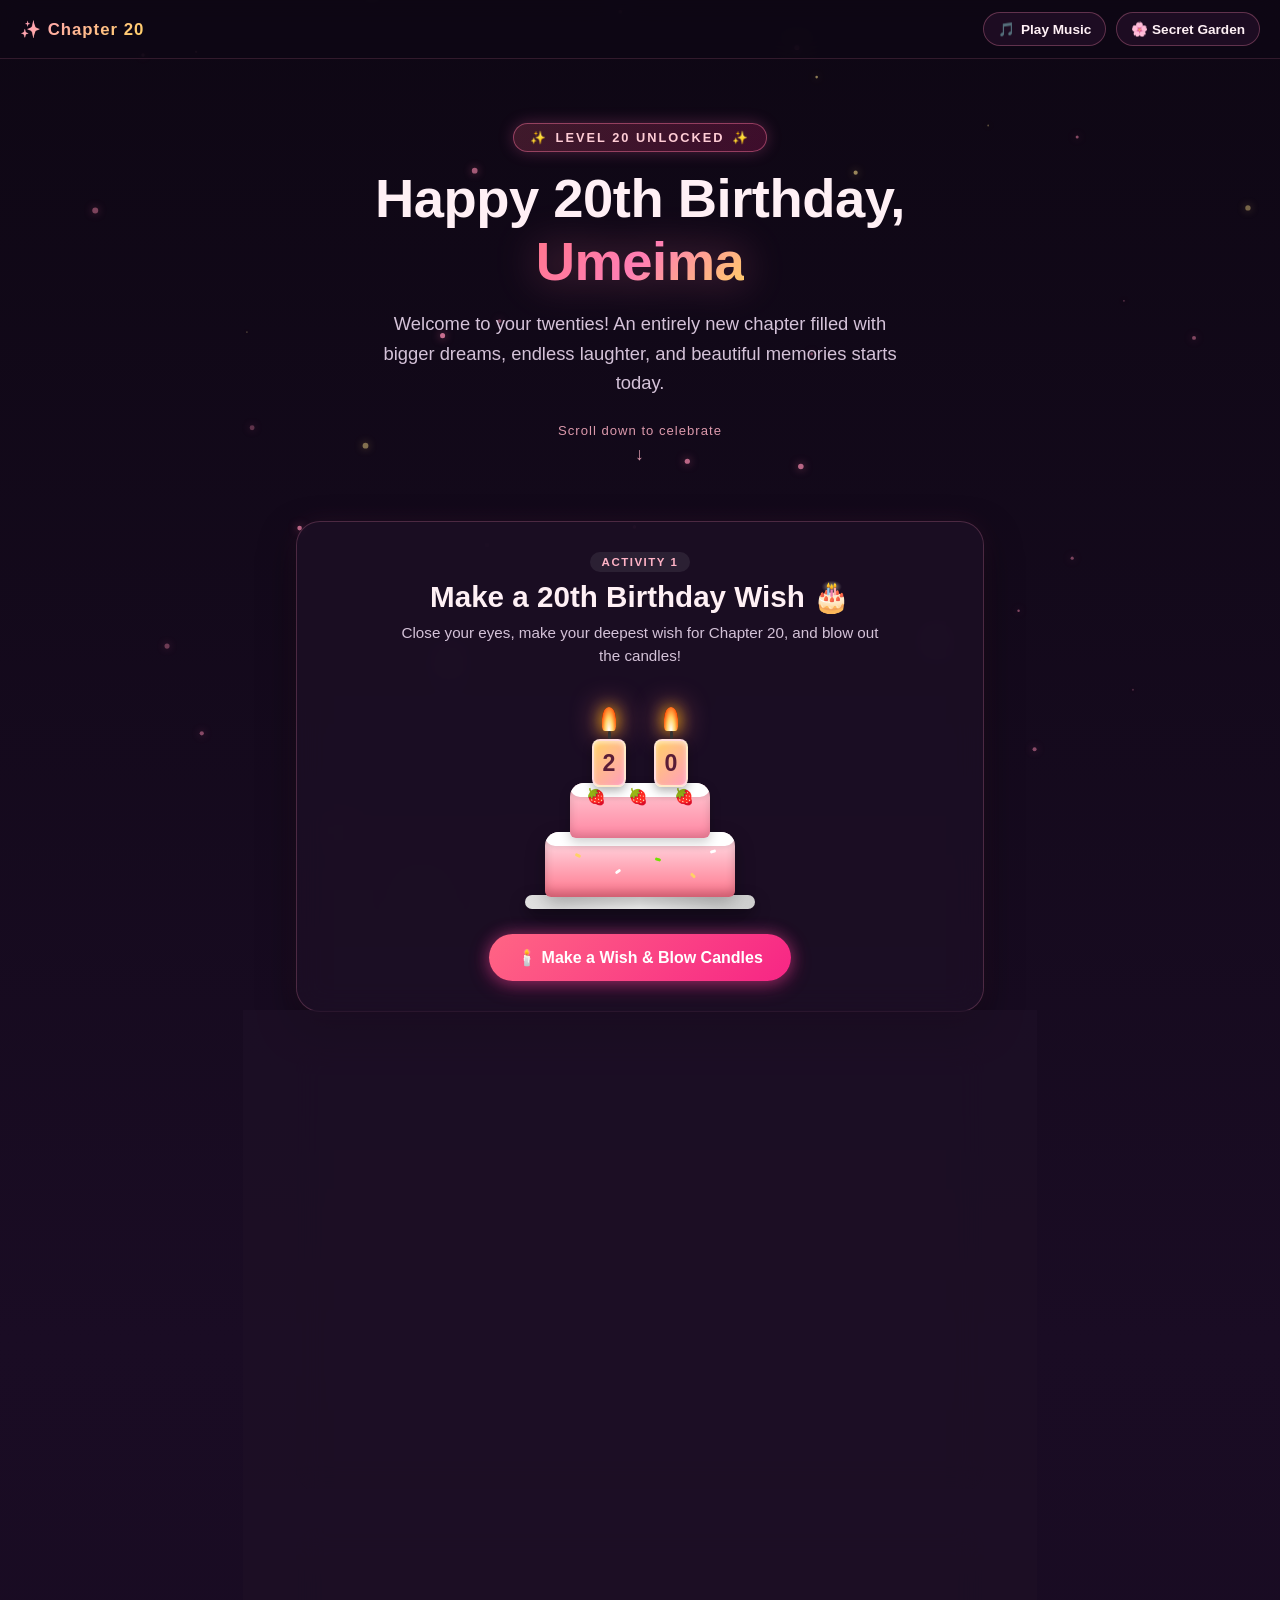
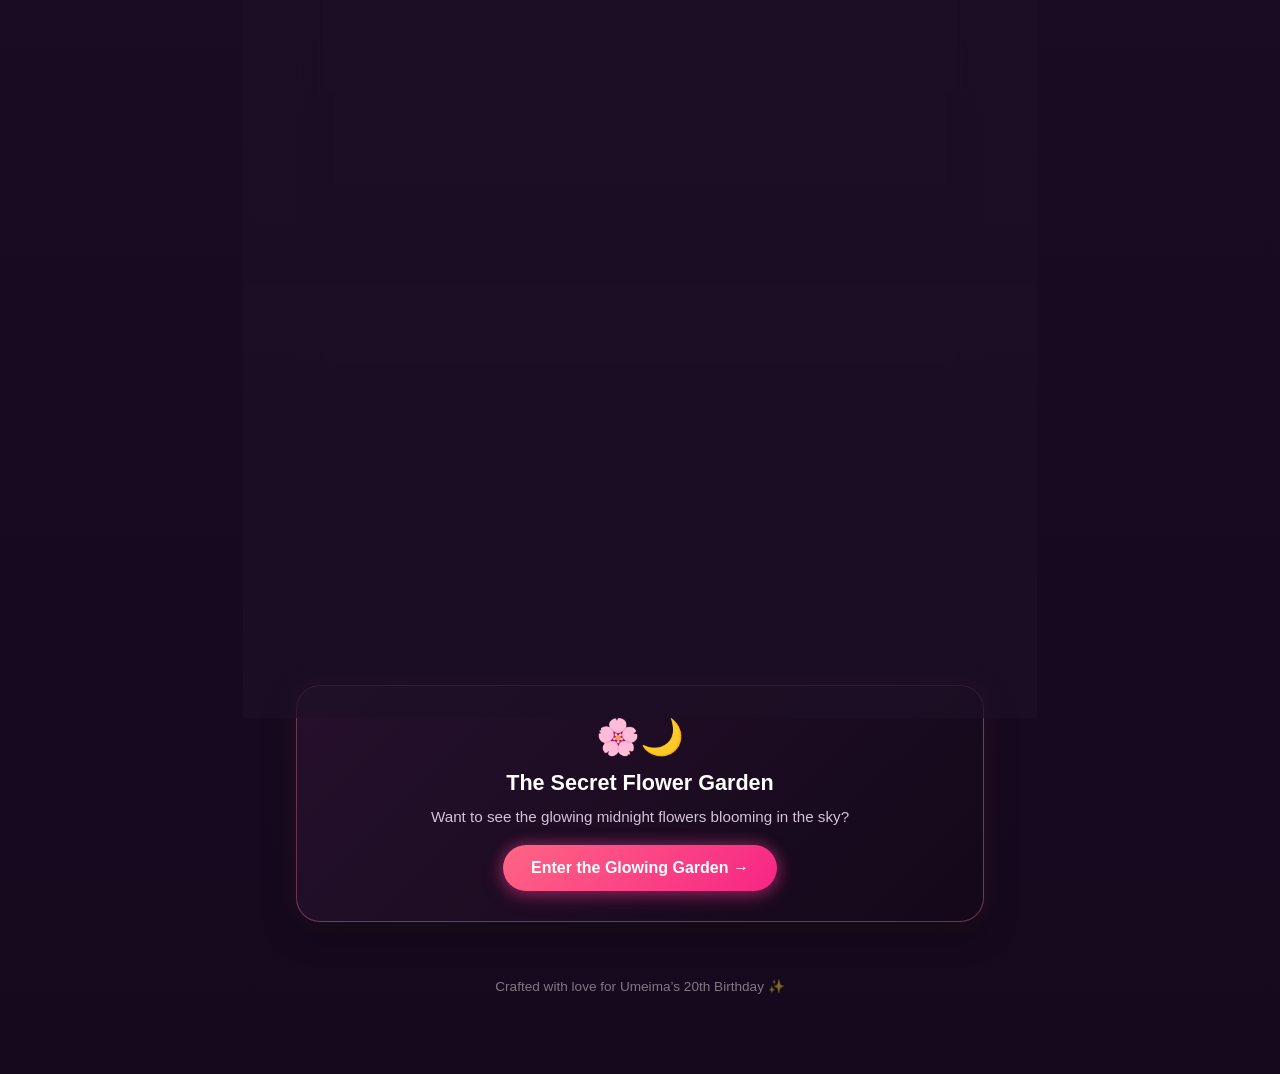
<file: index.html>
<!DOCTYPE html>
<html lang="en">

<head>
  <meta charset="UTF-8">
  <meta name="viewport" content="width=device-width, initial-scale=1.0">
  <link rel="shortcut icon" href="images/gift.png" type="image/x-icon">
  <link rel="stylesheet" href="css/index.css">

  <title>Happy 20th Birthday, Umeima! ✨</title>
</head>

<body>
  <!-- Background Canvas for floating fairy lights & stars -->
  <canvas id="bg-canvas"></canvas>
  <canvas id="confetti-canvas"></canvas>

  <!-- Top Sticky Bar -->
  <header class="top-nav">
    <div class="nav-brand">✨ Chapter 20</div>
    <div class="nav-actions">
      <button id="music-toggle-btn" class="nav-btn music-btn" aria-label="Toggle Birthday Music">
        <span class="music-icon">🎵</span>
        <span class="music-label">Play Music</span>
      </button>
      <a href="flower.html" class="nav-btn flower-link">
        <span>🌸 Secret Garden</span>
      </a>
    </div>
  </header>

  <main class="page-container">

    <!-- HERO SECTION -->
    <section class="hero-section">
      <div class="milestone-pill">
        <span class="pill-sparkle">✨</span> LEVEL 20 UNLOCKED <span class="pill-sparkle">✨</span>
      </div>
      <h1 class="hero-title">Happy 20th Birthday,<br><span class="name-gradient">Umeima</span></h1>
      <p class="hero-subtitle">
        Welcome to your twenties! An entirely new chapter filled with bigger dreams, endless laughter, and beautiful memories starts today.
      </p>
      <div class="scroll-hint">
        <span>Scroll down to celebrate</span>
        <div class="arrow-down">↓</div>
      </div>
    </section>

    <!-- ACTIVITY 1: INTERACTIVE BIRTHDAY CAKE -->
    <section class="activity-card cake-section" id="cake-activity">
      <div class="section-tag">Activity 1</div>
      <h2 class="section-title">Make a 20th Birthday Wish 🎂</h2>
      <p class="section-desc">Close your eyes, make your deepest wish for Chapter 20, and blow out the candles!</p>

      <div class="cake-container">
        <!-- 2 & 0 Birthday Candles -->
        <div class="candles-wrapper">
          <div class="candle candle-1">
            <div class="flame" id="flame-1"></div>
            <div class="smoke" id="smoke-1"></div>
            <div class="wick"></div>
            <div class="candle-body">2</div>
          </div>
          <div class="candle candle-2">
            <div class="flame" id="flame-2"></div>
            <div class="smoke" id="smoke-2"></div>
            <div class="wick"></div>
            <div class="candle-body">0</div>
          </div>
        </div>

        <!-- Layered Cake -->
        <div class="cake">
          <div class="cake-tier tier-top">
            <div class="frosting-drippings"></div>
            <div class="strawberry strawberry-1">🍓</div>
            <div class="strawberry strawberry-2">🍓</div>
            <div class="strawberry strawberry-3">🍓</div>
          </div>
          <div class="cake-tier tier-bottom">
            <div class="frosting-drippings"></div>
            <div class="sprinkle s1"></div>
            <div class="sprinkle s2"></div>
            <div class="sprinkle s3"></div>
            <div class="sprinkle s4"></div>
            <div class="sprinkle s5"></div>
          </div>
          <div class="cake-plate"></div>
        </div>
      </div>

      <div class="cake-actions">
        <button id="blow-candles-btn" class="action-btn glow-btn">
          <span>🕯️ Make a Wish & Blow Candles</span>
        </button>
      </div>

      <div id="wish-banner" class="wish-banner hidden">
        <div class="wish-banner-content">
          <div class="wish-icon">🎉✨</div>
          <h3>Your wish is on its way to the stars!</h3>
          <p>May every single dream you carry into your 20s blossom into something breathtaking.</p>
        </div>
      </div>
    </section>

    <!-- ACTIVITY 2: 20 WISHES FOR CHAPTER 20 -->
    <section class="activity-card wishes-section" id="wishes-activity">
      <div class="section-tag">Activity 2</div>
      <h2 class="section-title">20 Things for Chapter 20 💌</h2>
      <p class="section-desc">20 affirmations, wishes, and reminders for your 20th milestone year.</p>

      <div class="wishes-box">
        <div class="wishes-progress">
          <span id="wish-counter">Wish 1 of 20</span>
          <div class="progress-bar-bg">
            <div id="wish-progress-fill" class="progress-bar-fill" style="width: 5%;"></div>
          </div>
        </div>

        <div class="wish-card" id="wish-card">
          <div class="wish-card-badge" id="wish-badge">#1</div>
          <p class="wish-text" id="wish-text">Chapter 20: Main character energy only. The spotlight is yours!</p>
          <div class="wish-emoji" id="wish-emoji">👑</div>
        </div>

        <div class="wish-controls">
          <button id="prev-wish-btn" class="pill-btn secondary-btn" aria-label="Previous wish">← Prev</button>
          <button id="shuffle-wish-btn" class="pill-btn surprise-btn" aria-label="Surprise wish">🎲 Surprise</button>
          <button id="next-wish-btn" class="pill-btn primary-btn" aria-label="Next wish">Next →</button>
        </div>
      </div>
    </section>

    <!-- ACTIVITY 3: BALLOON POP MINI GAME -->
    <section class="activity-card balloons-section" id="balloons-activity">
      <div class="section-tag">Activity 3</div>
      <h2 class="section-title">Pop the Birthday Balloons 🎈</h2>
      <p class="section-desc">Tap each balloon to pop it and discover what surprise is hiding inside!</p>

      <div class="balloons-counter">
        Balloons popped: <span id="popped-count">0</span> / 5
      </div>

      <div class="balloons-grid" id="balloons-grid">
        <div class="balloon-item" data-index="0" data-msg="🌸 Effortlessly Radiant" data-emoji="✨">
          <div class="balloon balloon-pink">
            <span class="balloon-shine"></span>
            <div class="balloon-string"></div>
          </div>
          <div class="balloon-msg hidden"></div>
        </div>

        <div class="balloon-item" data-index="1" data-msg="💖 Pure Kindness" data-emoji="🌟">
          <div class="balloon balloon-purple">
            <span class="balloon-shine"></span>
            <div class="balloon-string"></div>
          </div>
          <div class="balloon-msg hidden"></div>
        </div>

        <div class="balloon-item" data-index="2" data-msg="🍰 Extra Cake Always" data-emoji="🎂">
          <div class="balloon balloon-rose">
            <span class="balloon-shine"></span>
            <div class="balloon-string"></div>
          </div>
          <div class="balloon-msg hidden"></div>
        </div>

        <div class="balloon-item" data-index="3" data-msg="👑 Absolute Queen" data-emoji="💎">
          <div class="balloon balloon-gold">
            <span class="balloon-shine"></span>
            <div class="balloon-string"></div>
          </div>
          <div class="balloon-msg hidden"></div>
        </div>

        <div class="balloon-item" data-index="4" data-msg="🎉 Zero Stress Vibes" data-emoji="🌈">
          <div class="balloon balloon-peach">
            <span class="balloon-shine"></span>
            <div class="balloon-string"></div>
          </div>
          <div class="balloon-msg hidden"></div>
        </div>
      </div>

      <div id="balloon-all-popped" class="balloons-reward hidden">
        🎉 You popped all balloons! You officially hold the title of coolest 20-year-old on Earth! 💖
      </div>
    </section>

    <!-- ACTIVITY 4: THE 20TH MILESTONE LETTER -->
    <section class="activity-card letter-section" id="letter-activity">
      <div class="section-tag">Activity 4</div>
      <h2 class="section-title">A Letter for Your 20th 📜</h2>
      <p class="section-desc">A special message just for you on this milestone day.</p>

      <div class="envelope-wrapper">
        <div class="envelope" id="envelope-trigger">
          <div class="envelope-flap"></div>
          <div class="envelope-pocket"></div>
          <div class="wax-seal" id="wax-seal">
            <span>20</span>
          </div>
          <div class="envelope-prompt">💌 Tap to open letter</div>
        </div>

        <div class="letter-sheet hidden" id="letter-sheet">
          <div class="letter-header">
            <span class="letter-badge">October Milestone</span>
            <h3>Dear Umeima,</h3>
          </div>

          <div class="letter-body">
            <p>
              Happy 20th Birthday! Leaving your teenage years behind and stepping into your twenties is a huge and exciting milestone.
            </p>
            <p>
              Over the years, you’ve brought so much warmth, kindness, and light to everyone who knows you. Your smile has a way of turning ordinary moments into good memories, and your genuine heart makes you truly one of a kind.
            </p>
            <p>
              May chapter 20 bring you peace of mind, big breakthroughs, laughter until your ribs ache, and the courage to pursue everything that excites you. You deserve all the good things life has to offer.
            </p>
            <p class="letter-quote">
              "Here’s to entering your twenties with confidence, grace, and unmatched joy!"
            </p>
          </div>

          <div class="letter-footer">
            <p>With warmest wishes & love,</p>
            <p class="letter-sig">Always cheering for you ❤️</p>
            <button id="close-letter-btn" class="pill-btn secondary-btn close-letter-btn">Close Letter</button>
          </div>
        </div>
      </div>
    </section>

    <!-- SECRET GARDEN CALLOUT -->
    <section class="garden-callout">
      <div class="garden-callout-card">
        <div class="garden-icon">🌸🌙</div>
        <h3>The Secret Flower Garden</h3>
        <p>Want to see the glowing midnight flowers blooming in the sky?</p>
        <a href="flower.html" class="action-btn glow-btn flower-portal-btn">
          <span>Enter the Glowing Garden →</span>
        </a>
      </div>
    </section>

    <!-- FOOTER -->
    <footer class="page-footer">
      <p>Crafted with love for Umeima’s 20th Birthday ✨</p>
    </footer>

  </main>

  <script src="js/index.js"></script>
</body>

</html>
</file>
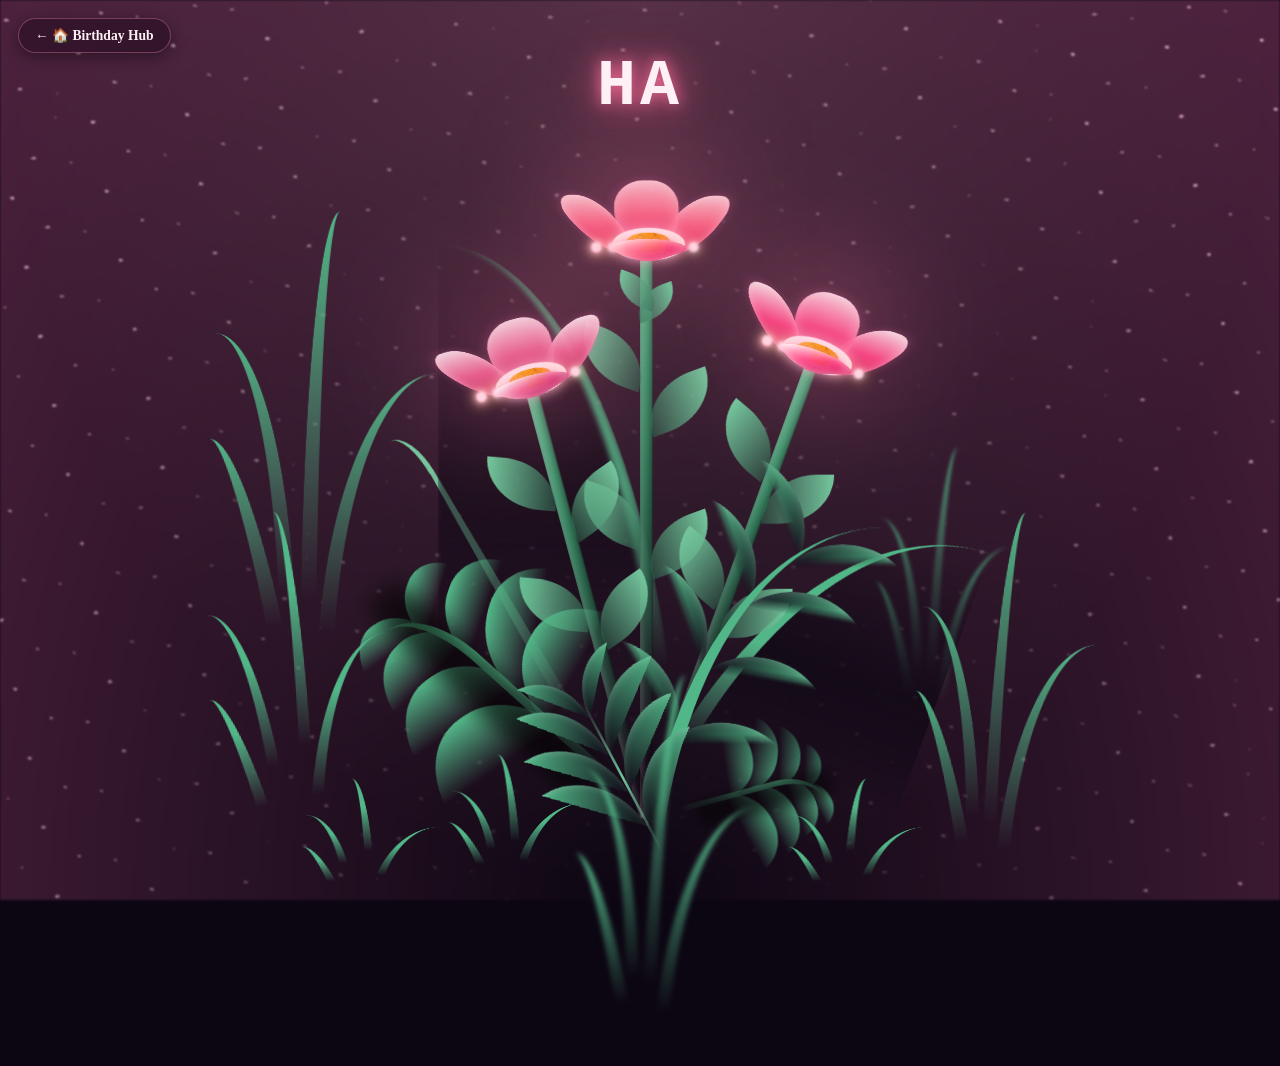
<file: flower.html>
<!DOCTYPE html>
<html lang="en">

<head>
  <meta charset="UTF-8">
  <meta http-equiv="X-UA-Compatible" content="IE=edge">
  <meta name="viewport" content="width=device-width, initial-scale=1.0">
  <link rel="shortcut icon" href="images/gift.png" type="image/x-icon">
  <link rel="stylesheet" href="css/style.css">

  <!-- Document Title -->
  <title>Happy Birthday Umeima</title>
</head>

<body class="not-loaded">
  <!-- Back to Hub Button -->
  <a href="index.html" class="back-hub-btn" aria-label="Back to celebration hub">← 🏠 Birthday Hub</a>

  <!-- Background -->
  <div class="night"></div>

  <!-- Flower -->
  <div class="flowers">
    <div class="flower flower--1">
      <div class="flower__leafs flower__leafs--1">
        <div class="flower__leaf flower__leaf--1"></div>
        <div class="flower__leaf flower__leaf--2"></div>
        <div class="flower__leaf flower__leaf--3"></div>
        <div class="flower__leaf flower__leaf--4"></div>
        <div class="flower__white-circle"></div>

        <div class="flower__light flower__light--1"></div>
        <div class="flower__light flower__light--2"></div>
        <div class="flower__light flower__light--3"></div>
        <div class="flower__light flower__light--4"></div>
        <div class="flower__light flower__light--5"></div>
        <div class="flower__light flower__light--6"></div>
        <div class="flower__light flower__light--7"></div>
        <div class="flower__light flower__light--8"></div>

      </div>
      <div class="flower__line">
        <div class="flower__line__leaf flower__line__leaf--1"></div>
        <div class="flower__line__leaf flower__line__leaf--2"></div>
        <div class="flower__line__leaf flower__line__leaf--3"></div>
        <div class="flower__line__leaf flower__line__leaf--4"></div>
        <div class="flower__line__leaf flower__line__leaf--5"></div>
        <div class="flower__line__leaf flower__line__leaf--6"></div>
      </div>
    </div>

    <div class="flower flower--2">
      <div class="flower__leafs flower__leafs--2">
        <div class="flower__leaf flower__leaf--1"></div>
        <div class="flower__leaf flower__leaf--2"></div>
        <div class="flower__leaf flower__leaf--3"></div>
        <div class="flower__leaf flower__leaf--4"></div>
        <div class="flower__white-circle"></div>

        <div class="flower__light flower__light--1"></div>
        <div class="flower__light flower__light--2"></div>
        <div class="flower__light flower__light--3"></div>
        <div class="flower__light flower__light--4"></div>
        <div class="flower__light flower__light--5"></div>
        <div class="flower__light flower__light--6"></div>
        <div class="flower__light flower__light--7"></div>
        <div class="flower__light flower__light--8"></div>

      </div>
      <div class="flower__line">
        <div class="flower__line__leaf flower__line__leaf--1"></div>
        <div class="flower__line__leaf flower__line__leaf--2"></div>
        <div class="flower__line__leaf flower__line__leaf--3"></div>
        <div class="flower__line__leaf flower__line__leaf--4"></div>
      </div>
    </div>

    <div class="flower flower--3">
      <div class="flower__leafs flower__leafs--3">
        <div class="flower__leaf flower__leaf--1"></div>
        <div class="flower__leaf flower__leaf--2"></div>
        <div class="flower__leaf flower__leaf--3"></div>
        <div class="flower__leaf flower__leaf--4"></div>
        <div class="flower__white-circle"></div>

        <div class="flower__light flower__light--1"></div>
        <div class="flower__light flower__light--2"></div>
        <div class="flower__light flower__light--3"></div>
        <div class="flower__light flower__light--4"></div>
        <div class="flower__light flower__light--5"></div>
        <div class="flower__light flower__light--6"></div>
        <div class="flower__light flower__light--7"></div>
        <div class="flower__light flower__light--8"></div>

      </div>
      <div class="flower__line">
        <div class="flower__line__leaf flower__line__leaf--1"></div>
        <div class="flower__line__leaf flower__line__leaf--2"></div>
        <div class="flower__line__leaf flower__line__leaf--3"></div>
        <div class="flower__line__leaf flower__line__leaf--4"></div>
      </div>
    </div>

    <div class="grow-ans" style="--d:1.2s">
      <div class="flower__g-long">
        <div class="flower__g-long__top"></div>
        <div class="flower__g-long__bottom"></div>
      </div>
    </div>

    <div class="growing-grass">
      <div class="flower__grass flower__grass--1">
        <div class="flower__grass--top"></div>
        <div class="flower__grass--bottom"></div>
        <div class="flower__grass__leaf flower__grass__leaf--1"></div>
        <div class="flower__grass__leaf flower__grass__leaf--2"></div>
        <div class="flower__grass__leaf flower__grass__leaf--3"></div>
        <div class="flower__grass__leaf flower__grass__leaf--4"></div>
        <div class="flower__grass__leaf flower__grass__leaf--5"></div>
        <div class="flower__grass__leaf flower__grass__leaf--6"></div>
        <div class="flower__grass__leaf flower__grass__leaf--7"></div>
        <div class="flower__grass__leaf flower__grass__leaf--8"></div>
        <div class="flower__grass__overlay"></div>
      </div>
    </div>

    <div class="growing-grass">
      <div class="flower__grass flower__grass--2">
        <div class="flower__grass--top"></div>
        <div class="flower__grass--bottom"></div>
        <div class="flower__grass__leaf flower__grass__leaf--1"></div>
        <div class="flower__grass__leaf flower__grass__leaf--2"></div>
        <div class="flower__grass__leaf flower__grass__leaf--3"></div>
        <div class="flower__grass__leaf flower__grass__leaf--4"></div>
        <div class="flower__grass__leaf flower__grass__leaf--5"></div>
        <div class="flower__grass__leaf flower__grass__leaf--6"></div>
        <div class="flower__grass__leaf flower__grass__leaf--7"></div>
        <div class="flower__grass__leaf flower__grass__leaf--8"></div>
        <div class="flower__grass__overlay"></div>
      </div>
    </div>

    <div class="grow-ans" style="--d:2.4s">
      <div class="flower__g-right flower__g-right--1">
        <div class="leaf"></div>
      </div>
    </div>

    <div class="grow-ans" style="--d:2.8s">
      <div class="flower__g-right flower__g-right--2">
        <div class="leaf"></div>
      </div>
    </div>

    <div class="grow-ans" style="--d:2.8s">
      <div class="flower__g-front">
        <div class="flower__g-front__leaf-wrapper flower__g-front__leaf-wrapper--1">
          <div class="flower__g-front__leaf"></div>
        </div>
        <div class="flower__g-front__leaf-wrapper flower__g-front__leaf-wrapper--2">
          <div class="flower__g-front__leaf"></div>
        </div>
        <div class="flower__g-front__leaf-wrapper flower__g-front__leaf-wrapper--3">
          <div class="flower__g-front__leaf"></div>
        </div>
        <div class="flower__g-front__leaf-wrapper flower__g-front__leaf-wrapper--4">
          <div class="flower__g-front__leaf"></div>
        </div>
        <div class="flower__g-front__leaf-wrapper flower__g-front__leaf-wrapper--5">
          <div class="flower__g-front__leaf"></div>
        </div>
        <div class="flower__g-front__leaf-wrapper flower__g-front__leaf-wrapper--6">
          <div class="flower__g-front__leaf"></div>
        </div>
        <div class="flower__g-front__leaf-wrapper flower__g-front__leaf-wrapper--7">
          <div class="flower__g-front__leaf"></div>
        </div>
        <div class="flower__g-front__leaf-wrapper flower__g-front__leaf-wrapper--8">
          <div class="flower__g-front__leaf"></div>
        </div>
        <div class="flower__g-front__line"></div>
      </div>
    </div>

    <div class="grow-ans" style="--d:3.2s">
      <div class="flower__g-fr">
        <div class="leaf"></div>
        <div class="flower__g-fr__leaf flower__g-fr__leaf--1"></div>
        <div class="flower__g-fr__leaf flower__g-fr__leaf--2"></div>
        <div class="flower__g-fr__leaf flower__g-fr__leaf--3"></div>
        <div class="flower__g-fr__leaf flower__g-fr__leaf--4"></div>
        <div class="flower__g-fr__leaf flower__g-fr__leaf--5"></div>
        <div class="flower__g-fr__leaf flower__g-fr__leaf--6"></div>
        <div class="flower__g-fr__leaf flower__g-fr__leaf--7"></div>
        <div class="flower__g-fr__leaf flower__g-fr__leaf--8"></div>
      </div>
    </div>

    <div class="long-g long-g--0">
      <div class="grow-ans" style="--d:3s">
        <div class="leaf leaf--0"></div>
      </div>
      <div class="grow-ans" style="--d:2.2s">
        <div class="leaf leaf--1"></div>
      </div>
      <div class="grow-ans" style="--d:3.4s">
        <div class="leaf leaf--2"></div>
      </div>
      <div class="grow-ans" style="--d:3.6s">
        <div class="leaf leaf--3"></div>
      </div>
    </div>

    <div class="long-g long-g--1">
      <div class="grow-ans" style="--d:3.6s">
        <div class="leaf leaf--0"></div>
      </div>
      <div class="grow-ans" style="--d:3.8s">
        <div class="leaf leaf--1"></div>
      </div>
      <div class="grow-ans" style="--d:4s">
        <div class="leaf leaf--2"></div>
      </div>
      <div class="grow-ans" style="--d:4.2s">
        <div class="leaf leaf--3"></div>
      </div>
    </div>

    <div class="long-g long-g--2">
      <div class="grow-ans" style="--d:4s">
        <div class="leaf leaf--0"></div>
      </div>
      <div class="grow-ans" style="--d:4.2s">
        <div class="leaf leaf--1"></div>
      </div>
      <div class="grow-ans" style="--d:4.4s">
        <div class="leaf leaf--2"></div>
      </div>
      <div class="grow-ans" style="--d:4.6s">
        <div class="leaf leaf--3"></div>
      </div>
    </div>

    <div class="long-g long-g--3">
      <div class="grow-ans" style="--d:4s">
        <div class="leaf leaf--0"></div>
      </div>
      <div class="grow-ans" style="--d:4.2s">
        <div class="leaf leaf--1"></div>
      </div>
      <div class="grow-ans" style="--d:3s">
        <div class="leaf leaf--2"></div>
      </div>
      <div class="grow-ans" style="--d:3.6s">
        <div class="leaf leaf--3"></div>
      </div>
    </div>

    <div class="long-g long-g--4">
      <div class="grow-ans" style="--d:4s">
        <div class="leaf leaf--0"></div>
      </div>
      <div class="grow-ans" style="--d:4.2s">
        <div class="leaf leaf--1"></div>
      </div>
      <div class="grow-ans" style="--d:3s">
        <div class="leaf leaf--2"></div>
      </div>
      <div class="grow-ans" style="--d:3.6s">
        <div class="leaf leaf--3"></div>
      </div>
    </div>

    <div class="long-g long-g--5">
      <div class="grow-ans" style="--d:4s">
        <div class="leaf leaf--0"></div>
      </div>
      <div class="grow-ans" style="--d:4.2s">
        <div class="leaf leaf--1"></div>
      </div>
      <div class="grow-ans" style="--d:3s">
        <div class="leaf leaf--2"></div>
      </div>
      <div class="grow-ans" style="--d:3.6s">
        <div class="leaf leaf--3"></div>
      </div>
    </div>

    <div class="long-g long-g--6">
      <div class="grow-ans" style="--d:4.2s">
        <div class="leaf leaf--0"></div>
      </div>
      <div class="grow-ans" style="--d:4.4s">
        <div class="leaf leaf--1"></div>
      </div>
      <div class="grow-ans" style="--d:4.6s">
        <div class="leaf leaf--2"></div>
      </div>
      <div class="grow-ans" style="--d:4.8s">
        <div class="leaf leaf--3"></div>
      </div>
    </div>

    <div class="long-g long-g--7">
      <div class="grow-ans" style="--d:3s">
        <div class="leaf leaf--0"></div>
      </div>
      <div class="grow-ans" style="--d:3.2s">
        <div class="leaf leaf--1"></div>
      </div>
      <div class="grow-ans" style="--d:3.5s">
        <div class="leaf leaf--2"></div>
      </div>
      <div class="grow-ans" style="--d:3.6s">
        <div class="leaf leaf--3"></div>
      </div>
    </div>
  </div>

  <!-- Title -->
  <h1 class="title"><span id="title"></span></h1>

  <!-- Floating Button to Open Card -->
  <button id="open-card-btn" class="card-trigger-btn" aria-label="Open birthday message">
    <span>💌 A message for you</span>
  </button>

  <!-- Birthday Card Modal -->
  <div id="card-modal" class="modal-overlay" aria-hidden="true">
    <div class="modal-card">
      <button class="modal-close" id="close-card-btn" aria-label="Close card">&times;</button>

      <div class="card-badge">✨ 20th Milestone ✨</div>
      <h2 class="card-title">Happy 20th Birthday, Umeima!</h2>

      <div class="card-divider">
        <span>🌸</span>
      </div>

      <div class="card-body">
        <p>Welcome to your twenties! 🎉</p>
        <p>May this milestone year mark the start of your greatest adventures, unforgettable memories, and dreams coming true. May your days be filled with endless laughter, good health, peace, and success in everything you set your heart on.</p>
        <p>You bring so much warmth and light into the lives of those around you—stay as wonderful, kind, and radiant as you are.</p>
        <p class="card-highlight">Here’s to making chapter 20 your most beautiful one yet!</p>
      </div>

      <div class="card-footer">
        <span class="card-heart">With warm wishes & love ❤️</span>
      </div>
    </div>
  </div>

  <script src="js/main.js"></script>
</body>

</html>
</file>
<file: css/index.css>
/* ====================================================
   HAPPY 20TH BIRTHDAY UMEIMA - CELEBRATION HUB STYLES
   ==================================================== */

*,
*::before,
*::after {
  margin: 0;
  padding: 0;
  box-sizing: border-box;
}

:root {
  --bg-dark: #0e0714;
  --bg-gradient: linear-gradient(180deg, #0e0714 0%, #1a0c24 50%, #15091e 100%);
  --accent-pink: #ff6584;
  --accent-rose: #ff758c;
  --accent-hotpink: #f72585;
  --accent-blush: #ffb3c6;
  --accent-lavender: #d8b4e2;
  --accent-gold: #ffd166;
  --card-bg: rgba(30, 16, 38, 0.72);
  --card-border: rgba(255, 140, 180, 0.22);
  --card-border-hover: rgba(255, 140, 180, 0.45);
  --text-main: #fff0f5;
  --text-muted: #d4c2d8;
  --glow-pink: rgba(255, 105, 180, 0.4);
}

html {
  scroll-behavior: smooth;
  font-family: -apple-system, BlinkMacSystemFont, "Segoe UI", Roboto, Helvetica, Arial, sans-serif;
  color: var(--text-main);
  background-color: var(--bg-dark);
}

body {
  min-height: 100vh;
  min-height: 100dvh;
  background: var(--bg-gradient);
  overflow-x: hidden;
  position: relative;
  -webkit-font-smoothing: antialiased;
}

/* Background canvas */
#bg-canvas,
#confetti-canvas {
  position: fixed;
  top: 0;
  left: 0;
  width: 100%;
  height: 100%;
  pointer-events: none;
}

#bg-canvas {
  z-index: 1;
}

#confetti-canvas {
  z-index: 999;
}

/* TOP NAVBAR */
.top-nav {
  position: sticky;
  top: 0;
  left: 0;
  width: 100%;
  z-index: 300;
  display: flex;
  justify-content: space-between;
  align-items: center;
  padding: 12px 20px;
  background: rgba(14, 7, 20, 0.75);
  backdrop-filter: blur(12px);
  -webkit-backdrop-filter: blur(12px);
  border-bottom: 1px solid rgba(255, 140, 180, 0.15);
}

.nav-brand {
  font-weight: 700;
  font-size: 1.05rem;
  letter-spacing: 1px;
  background: linear-gradient(135deg, #ff9ebb, #ffd166);
  -webkit-background-clip: text;
  -webkit-text-fill-color: transparent;
}

.nav-actions {
  display: flex;
  align-items: center;
  gap: 10px;
}

.nav-btn {
  display: inline-flex;
  align-items: center;
  gap: 6px;
  padding: 8px 14px;
  border-radius: 999px;
  font-size: 0.85rem;
  font-weight: 600;
  text-decoration: none;
  cursor: pointer;
  transition: all 0.25s ease;
  border: 1px solid rgba(255, 140, 180, 0.3);
  background: rgba(40, 18, 44, 0.6);
  color: var(--text-main);
}

.nav-btn:hover {
  background: rgba(255, 105, 180, 0.25);
  border-color: rgba(255, 180, 200, 0.6);
  transform: translateY(-1px);
}

.music-btn.playing {
  background: rgba(255, 105, 180, 0.35);
  border-color: var(--accent-pink);
  box-shadow: 0 0 12px rgba(255, 105, 180, 0.4);
}

.music-btn.playing .music-icon {
  display: inline-block;
  animation: music-spin 2s linear infinite;
}

@keyframes music-spin {
  0% { transform: rotate(0deg); }
  100% { transform: rotate(360deg); }
}

/* MAIN CONTAINER */
.page-container {
  position: relative;
  z-index: 10;
  max-width: 720px;
  margin: 0 auto;
  padding: 24px 16px 80px 16px;
  display: flex;
  flex-direction: column;
  gap: 36px;
}

/* HERO SECTION */
.hero-section {
  text-align: center;
  padding: 40px 10px 20px 10px;
  display: flex;
  flex-direction: column;
  align-items: center;
  gap: 16px;
}

.milestone-pill {
  display: inline-flex;
  align-items: center;
  gap: 8px;
  padding: 6px 16px;
  border-radius: 999px;
  font-size: 0.8rem;
  font-weight: 700;
  letter-spacing: 2px;
  text-transform: uppercase;
  background: linear-gradient(135deg, rgba(255, 101, 132, 0.2), rgba(247, 37, 133, 0.2));
  border: 1px solid rgba(255, 117, 160, 0.45);
  color: #ffccd5;
  box-shadow: 0 0 15px rgba(255, 105, 180, 0.25);
}

.hero-title {
  font-size: clamp(2.2rem, 7vw, 3.4rem);
  font-weight: 800;
  line-height: 1.15;
  letter-spacing: -0.5px;
}

.name-gradient {
  background: linear-gradient(135deg, #ff758c 0%, #ff7eb3 50%, #ffd166 100%);
  -webkit-background-clip: text;
  -webkit-text-fill-color: transparent;
  display: inline-block;
  filter: drop-shadow(0 0 20px rgba(255, 117, 160, 0.4));
}

.hero-subtitle {
  font-size: clamp(1rem, 3vw, 1.15rem);
  line-height: 1.6;
  color: var(--text-muted);
  max-width: 520px;
}

.scroll-hint {
  margin-top: 10px;
  display: flex;
  flex-direction: column;
  align-items: center;
  gap: 6px;
  color: var(--accent-blush);
  font-size: 0.82rem;
  letter-spacing: 1px;
  opacity: 0.85;
}

.arrow-down {
  animation: bounce-arrow 1.8s infinite ease-in-out;
  font-size: 1.1rem;
}

@keyframes bounce-arrow {
  0%, 100% { transform: translateY(0); }
  50% { transform: translateY(6px); }
}

/* GENERAL ACTIVITY CARDS */
.activity-card {
  background: var(--card-bg);
  border: 1px solid var(--card-border);
  border-radius: 24px;
  padding: 30px 22px;
  backdrop-filter: blur(14px);
  -webkit-backdrop-filter: blur(14px);
  box-shadow: 0 15px 35px rgba(0, 0, 0, 0.5), 0 0 25px rgba(255, 105, 180, 0.08);
  display: flex;
  flex-direction: column;
  align-items: center;
  text-align: center;
  transition: border-color 0.3s ease;
}

.activity-card:hover {
  border-color: var(--card-border-hover);
}

.section-tag {
  display: inline-block;
  padding: 4px 12px;
  border-radius: 12px;
  font-size: 0.72rem;
  font-weight: 700;
  letter-spacing: 1.5px;
  text-transform: uppercase;
  background: rgba(255, 255, 255, 0.08);
  color: var(--accent-blush);
  margin-bottom: 8px;
}

.section-title {
  font-size: clamp(1.4rem, 4.5vw, 1.85rem);
  font-weight: 700;
  margin-bottom: 8px;
  color: var(--text-main);
}

.section-desc {
  font-size: 0.95rem;
  line-height: 1.5;
  color: var(--text-muted);
  max-width: 480px;
  margin-bottom: 24px;
}

/* BUTTONS */
.action-btn {
  display: inline-flex;
  align-items: center;
  justify-content: center;
  gap: 10px;
  padding: 14px 28px;
  border-radius: 999px;
  font-size: 1rem;
  font-weight: 700;
  text-decoration: none;
  cursor: pointer;
  border: none;
  transition: all 0.3s cubic-bezier(0.175, 0.885, 0.32, 1.275);
  -webkit-tap-highlight-color: transparent;
}

.glow-btn {
  background: linear-gradient(135deg, #ff6584, #f72585);
  color: #fff;
  box-shadow: 0 4px 20px rgba(247, 37, 133, 0.4), 0 0 15px rgba(255, 105, 180, 0.3);
}

.glow-btn:hover,
.glow-btn:active {
  transform: translateY(-2px) scale(1.02);
  box-shadow: 0 6px 25px rgba(247, 37, 133, 0.6), 0 0 25px rgba(255, 105, 180, 0.5);
}

.pill-btn {
  padding: 9px 18px;
  border-radius: 999px;
  font-size: 0.88rem;
  font-weight: 600;
  cursor: pointer;
  border: 1px solid rgba(255, 140, 180, 0.3);
  transition: all 0.2s ease;
  -webkit-tap-highlight-color: transparent;
}

.primary-btn {
  background: linear-gradient(135deg, #ff6584, #f72585);
  color: #fff;
  border: none;
}

.primary-btn:hover {
  transform: translateY(-1px);
  box-shadow: 0 4px 15px rgba(247, 37, 133, 0.4);
}

.secondary-btn {
  background: rgba(255, 255, 255, 0.08);
  color: var(--text-main);
}

.secondary-btn:hover {
  background: rgba(255, 255, 255, 0.15);
}

.surprise-btn {
  background: rgba(255, 209, 102, 0.15);
  border-color: rgba(255, 209, 102, 0.4);
  color: #ffd166;
}

.surprise-btn:hover {
  background: rgba(255, 209, 102, 0.28);
}

/* ====================================================
   ACTIVITY 1: INTERACTIVE BIRTHDAY CAKE & CANDLES
   ==================================================== */
.cake-container {
  display: flex;
  flex-direction: column;
  align-items: center;
  margin: 15px 0 25px 0;
}

/* Candles */
.candles-wrapper {
  display: flex;
  gap: 28px;
  margin-bottom: -4px;
  position: relative;
  z-index: 10;
}

.candle {
  display: flex;
  flex-direction: column;
  align-items: center;
  position: relative;
}

.flame {
  width: 14px;
  height: 24px;
  background: radial-gradient(ellipse at bottom, #fff 0%, #ffd166 40%, #ff4d00 80%);
  border-radius: 50% 50% 20% 20%;
  box-shadow: 0 0 16px #ffb703, 0 0 30px #ff758c;
  animation: flicker 1.2s infinite alternate ease-in-out;
  transform-origin: bottom center;
  transition: opacity 0.4s ease, transform 0.4s ease;
}

.flame.blown-out {
  opacity: 0;
  transform: scale(0.2) translateY(-10px);
}

@keyframes flicker {
  0% { transform: scale(1) rotate(-2deg); }
  50% { transform: scale(1.08, 0.95) rotate(2deg); }
  100% { transform: scale(0.96, 1.05) rotate(-1deg); }
}

.smoke {
  position: absolute;
  top: -12px;
  width: 8px;
  height: 8px;
  background: rgba(255, 255, 255, 0.4);
  border-radius: 50%;
  opacity: 0;
  filter: blur(2px);
  pointer-events: none;
}

.smoke.active {
  animation: smoke-rise 1.5s ease-out forwards;
}

@keyframes smoke-rise {
  0% { opacity: 0.7; transform: translateY(0) scale(1); }
  100% { opacity: 0; transform: translateY(-40px) scale(3.5); filter: blur(6px); }
}

.wick {
  width: 3px;
  height: 8px;
  background: #333;
  border-radius: 2px;
}

.candle-body {
  width: 34px;
  height: 48px;
  background: linear-gradient(135deg, #ffd166, #ff9ebb);
  border-radius: 8px;
  display: flex;
  align-items: center;
  justify-content: center;
  font-weight: 800;
  font-size: 1.45rem;
  color: #591d37;
  box-shadow: 0 4px 10px rgba(0, 0, 0, 0.3), inset 0 2px 4px rgba(255, 255, 255, 0.5);
  border: 2px solid rgba(255, 255, 255, 0.6);
}

/* Cake */
.cake {
  display: flex;
  flex-direction: column;
  align-items: center;
  position: relative;
}

.cake-tier {
  position: relative;
  border-radius: 14px 14px 6px 6px;
  overflow: hidden;
}

.tier-top {
  width: 140px;
  height: 55px;
  background: linear-gradient(180deg, #ffccd5 0%, #ff85a1 100%);
  box-shadow: inset 0 -4px 8px rgba(0, 0, 0, 0.15), 0 4px 12px rgba(0, 0, 0, 0.2);
  z-index: 2;
}

.tier-bottom {
  width: 190px;
  height: 65px;
  background: linear-gradient(180deg, #ffe5ec 0%, #ff758c 100%);
  box-shadow: inset 0 -6px 10px rgba(0, 0, 0, 0.2), 0 8px 20px rgba(0, 0, 0, 0.3);
  margin-top: -6px;
  z-index: 1;
}

.frosting-drippings {
  position: absolute;
  top: 0;
  left: 0;
  width: 100%;
  height: 14px;
  background: #ffffff;
  border-radius: 0 0 10px 10px;
  box-shadow: 0 2px 4px rgba(0, 0, 0, 0.08);
}

.strawberry {
  position: absolute;
  top: 4px;
  font-size: 1rem;
}

.strawberry-1 { left: 16px; }
.strawberry-2 { left: 58px; }
.strawberry-3 { right: 16px; }

.sprinkle {
  position: absolute;
  width: 6px;
  height: 3px;
  border-radius: 2px;
}

.s1 { top: 22px; left: 30px; background: #ffd166; transform: rotate(25deg); }
.s2 { top: 38px; left: 70px; background: #fff; transform: rotate(-35deg); }
.s3 { top: 26px; left: 110px; background: #70e000; transform: rotate(15deg); }
.s4 { top: 42px; left: 145px; background: #ffd166; transform: rotate(45deg); }
.s5 { top: 18px; left: 165px; background: #fff; transform: rotate(-15deg); }

.cake-plate {
  width: 230px;
  height: 14px;
  background: linear-gradient(90deg, #e0e0e0, #ffffff, #cfcfcf);
  border-radius: 10px;
  box-shadow: 0 6px 16px rgba(0, 0, 0, 0.4);
  margin-top: -2px;
}

/* Wish Banner */
.wish-banner {
  margin-top: 22px;
  width: 100%;
  background: linear-gradient(135deg, rgba(255, 101, 132, 0.25), rgba(247, 37, 133, 0.2));
  border: 1px solid rgba(255, 140, 180, 0.5);
  border-radius: 16px;
  padding: 18px 16px;
  box-shadow: 0 0 25px rgba(255, 105, 180, 0.3);
  animation: banner-pop 0.5s cubic-bezier(0.175, 0.885, 0.32, 1.275);
}

@keyframes banner-pop {
  0% { opacity: 0; transform: scale(0.9); }
  100% { opacity: 1; transform: scale(1); }
}

.wish-icon {
  font-size: 1.8rem;
  margin-bottom: 6px;
}

.wish-banner h3 {
  font-size: 1.15rem;
  color: #fff;
  margin-bottom: 6px;
}

.wish-banner p {
  font-size: 0.92rem;
  color: #ffccd5;
  line-height: 1.45;
}

/* ====================================================
   ACTIVITY 2: 20 WISHES FOR CHAPTER 20
   ==================================================== */
.wishes-box {
  width: 100%;
  display: flex;
  flex-direction: column;
  align-items: center;
  gap: 16px;
}

.wishes-progress {
  width: 100%;
  display: flex;
  flex-direction: column;
  gap: 6px;
  font-size: 0.85rem;
  color: var(--accent-blush);
  font-weight: 600;
}

.progress-bar-bg {
  width: 100%;
  height: 6px;
  background: rgba(255, 255, 255, 0.1);
  border-radius: 10px;
  overflow: hidden;
}

.progress-bar-fill {
  height: 100%;
  background: linear-gradient(90deg, #ff6584, #ffd166);
  border-radius: 10px;
  transition: width 0.3s ease;
}

.wish-card {
  position: relative;
  width: 100%;
  min-height: 160px;
  background: linear-gradient(145deg, rgba(45, 22, 54, 0.75), rgba(28, 14, 38, 0.85));
  border: 1px solid rgba(255, 140, 180, 0.35);
  border-radius: 20px;
  padding: 28px 20px;
  display: flex;
  flex-direction: column;
  justify-content: center;
  align-items: center;
  box-shadow: inset 0 1px 0 rgba(255, 255, 255, 0.15), 0 10px 25px rgba(0, 0, 0, 0.4);
  transition: all 0.25s ease;
}

.wish-card.animate-flip {
  animation: card-flip 0.3s ease-in-out;
}

@keyframes card-flip {
  0% { opacity: 0.4; transform: scale(0.96) translateY(5px); }
  100% { opacity: 1; transform: scale(1) translateY(0); }
}

.wish-card-badge {
  position: absolute;
  top: 14px;
  left: 18px;
  font-size: 0.8rem;
  font-weight: 800;
  color: var(--accent-gold);
  background: rgba(255, 209, 102, 0.15);
  padding: 2px 10px;
  border-radius: 12px;
}

.wish-text {
  font-size: clamp(1.05rem, 3.8vw, 1.25rem);
  font-weight: 600;
  line-height: 1.5;
  color: #fff;
  margin: 12px 0 10px 0;
  max-width: 440px;
}

.wish-emoji {
  font-size: 1.6rem;
}

.wish-controls {
  display: flex;
  gap: 12px;
  flex-wrap: wrap;
  justify-content: center;
}

/* ====================================================
   ACTIVITY 3: BALLOON POP MINI GAME
   ==================================================== */
.balloons-counter {
  font-size: 0.9rem;
  font-weight: 600;
  color: var(--accent-blush);
  margin-bottom: 12px;
}

.balloons-grid {
  display: flex;
  justify-content: center;
  flex-wrap: wrap;
  gap: 20px;
  width: 100%;
  padding: 10px 0;
}

.balloon-item {
  width: 85px;
  height: 130px;
  display: flex;
  flex-direction: column;
  align-items: center;
  position: relative;
  cursor: pointer;
  -webkit-tap-highlight-color: transparent;
}

.balloon {
  width: 72px;
  height: 90px;
  border-radius: 50% 50% 50% 50% / 40% 40% 60% 60%;
  position: relative;
  box-shadow: inset -6px -6px 12px rgba(0, 0, 0, 0.3), inset 4px 4px 10px rgba(255, 255, 255, 0.4), 0 8px 18px rgba(0, 0, 0, 0.3);
  animation: float-balloon 3s infinite ease-in-out alternate;
  transition: transform 0.2s cubic-bezier(0.175, 0.885, 0.32, 1.275);
}

.balloon:hover {
  transform: scale(1.08) translateY(-4px);
}

.balloon-pink { background: radial-gradient(circle at 30% 30%, #ffccd5, #ff5c8a); }
.balloon-purple { background: radial-gradient(circle at 30% 30%, #f3c4fb, #a855f7); animation-delay: 0.5s; }
.balloon-rose { background: radial-gradient(circle at 30% 30%, #ffe5ec, #f72585); animation-delay: 1s; }
.balloon-gold { background: radial-gradient(circle at 30% 30%, #fff3b0, #f59e0b); animation-delay: 1.5s; }
.balloon-peach { background: radial-gradient(circle at 30% 30%, #fed0bb, #fb7185); animation-delay: 2s; }

.balloon-shine {
  position: absolute;
  top: 14px;
  left: 14px;
  width: 14px;
  height: 24px;
  background: rgba(255, 255, 255, 0.6);
  border-radius: 50%;
  transform: rotate(-35deg);
}

.balloon-string {
  position: absolute;
  bottom: -28px;
  left: 50%;
  transform: translateX(-50%);
  width: 2px;
  height: 28px;
  background: rgba(255, 255, 255, 0.3);
}

.balloon-string::before {
  content: "";
  position: absolute;
  top: -4px;
  left: -3px;
  width: 8px;
  height: 5px;
  background: inherit;
  border-radius: 2px;
}

@keyframes float-balloon {
  0% { transform: translateY(0) rotate(0deg); }
  100% { transform: translateY(-10px) rotate(3deg); }
}

.balloon-item.popped .balloon {
  animation: pop-animation 0.25s forwards ease-out;
}

@keyframes pop-animation {
  0% { transform: scale(1); opacity: 1; }
  50% { transform: scale(1.4); opacity: 0.8; }
  100% { transform: scale(0); opacity: 0; }
}

.balloon-msg {
  position: absolute;
  top: 10px;
  width: 95px;
  font-size: 0.85rem;
  font-weight: 700;
  color: #fff;
  text-align: center;
  background: rgba(30, 14, 38, 0.9);
  border: 1px solid rgba(255, 140, 180, 0.5);
  border-radius: 12px;
  padding: 8px 6px;
  box-shadow: 0 4px 15px rgba(0, 0, 0, 0.5);
  animation: reveal-msg 0.4s cubic-bezier(0.175, 0.885, 0.32, 1.275);
}

@keyframes reveal-msg {
  0% { transform: scale(0.3); opacity: 0; }
  100% { transform: scale(1); opacity: 1; }
}

.balloons-reward {
  margin-top: 16px;
  padding: 12px 18px;
  border-radius: 16px;
  background: rgba(255, 209, 102, 0.15);
  border: 1px solid rgba(255, 209, 102, 0.4);
  color: #ffd166;
  font-weight: 700;
  font-size: 0.95rem;
  animation: banner-pop 0.4s ease;
}

/* ====================================================
   ACTIVITY 4: THE 20TH MILESTONE LETTER
   ==================================================== */
.envelope-wrapper {
  width: 100%;
  display: flex;
  flex-direction: column;
  align-items: center;
}

.envelope {
  position: relative;
  width: 240px;
  height: 150px;
  background: #3a162b;
  border: 1px solid rgba(255, 140, 180, 0.4);
  border-radius: 12px;
  display: flex;
  flex-direction: column;
  align-items: center;
  justify-content: center;
  cursor: pointer;
  box-shadow: 0 10px 25px rgba(0, 0, 0, 0.5), 0 0 20px rgba(255, 105, 180, 0.2);
  transition: transform 0.3s ease, box-shadow 0.3s ease;
  -webkit-tap-highlight-color: transparent;
}

.envelope:hover {
  transform: translateY(-4px) scale(1.03);
  box-shadow: 0 15px 35px rgba(0, 0, 0, 0.6), 0 0 25px rgba(255, 105, 180, 0.4);
}

.envelope-flap {
  position: absolute;
  top: 0;
  left: 0;
  width: 0;
  height: 0;
  border-left: 120px solid transparent;
  border-right: 120px solid transparent;
  border-top: 80px solid #521f3d;
  border-radius: 8px 8px 0 0;
}

.wax-seal {
  position: absolute;
  top: 55px;
  width: 44px;
  height: 44px;
  border-radius: 50%;
  background: radial-gradient(circle, #e63946, #9b111e);
  border: 2px solid #ffccd5;
  box-shadow: 0 4px 10px rgba(0, 0, 0, 0.5), 0 0 12px rgba(230, 57, 70, 0.6);
  display: flex;
  align-items: center;
  justify-content: center;
  font-weight: 800;
  font-size: 1.1rem;
  color: #fff;
  z-index: 5;
}

.envelope-prompt {
  margin-top: 80px;
  font-size: 0.85rem;
  font-weight: 600;
  color: #ffccd5;
}

.letter-sheet {
  width: 100%;
  background: linear-gradient(165deg, rgba(38, 18, 42, 0.95), rgba(22, 10, 26, 0.98));
  border: 1px solid rgba(255, 160, 190, 0.35);
  border-radius: 20px;
  padding: 30px 22px;
  box-shadow: 0 15px 40px rgba(0, 0, 0, 0.7);
  animation: letter-reveal 0.4s cubic-bezier(0.175, 0.885, 0.32, 1.275);
  text-align: left;
}

@keyframes letter-reveal {
  0% { transform: scale(0.9) translateY(20px); opacity: 0; }
  100% { transform: scale(1) translateY(0); opacity: 1; }
}

.letter-header {
  border-bottom: 1px solid rgba(255, 140, 180, 0.2);
  padding-bottom: 14px;
  margin-bottom: 18px;
}

.letter-badge {
  font-size: 0.78rem;
  text-transform: uppercase;
  letter-spacing: 1.5px;
  color: var(--accent-gold);
  font-weight: 700;
}

.letter-header h3 {
  font-size: 1.45rem;
  color: #fff;
  margin-top: 4px;
}

.letter-body {
  display: flex;
  flex-direction: column;
  gap: 14px;
  font-size: 0.98rem;
  line-height: 1.65;
  color: #f0e2ec;
}

.letter-quote {
  font-weight: 600;
  font-style: italic;
  color: #ffd166;
  border-left: 3px solid var(--accent-pink);
  padding-left: 12px;
  margin: 6px 0;
}

.letter-footer {
  margin-top: 24px;
  padding-top: 16px;
  border-top: 1px solid rgba(255, 140, 180, 0.2);
  display: flex;
  flex-direction: column;
  gap: 6px;
  color: var(--text-muted);
}

.letter-sig {
  font-size: 1.1rem;
  font-weight: 700;
  color: var(--accent-pink);
}

.close-letter-btn {
  align-self: flex-start;
  margin-top: 12px;
}

/* ====================================================
   SECRET GARDEN CALLOUT
   ==================================================== */
.garden-callout-card {
  background: linear-gradient(135deg, rgba(42, 18, 48, 0.8), rgba(20, 8, 25, 0.9));
  border: 1px solid rgba(255, 140, 180, 0.35);
  border-radius: 24px;
  padding: 30px 20px;
  text-align: center;
  box-shadow: 0 10px 30px rgba(0, 0, 0, 0.5), 0 0 25px rgba(255, 105, 180, 0.15);
  display: flex;
  flex-direction: column;
  align-items: center;
  gap: 12px;
}

.garden-icon {
  font-size: 2.2rem;
}

.garden-callout-card h3 {
  font-size: 1.35rem;
  color: #fff;
}

.garden-callout-card p {
  color: var(--text-muted);
  font-size: 0.95rem;
}

.flower-portal-btn {
  margin-top: 8px;
}

/* FOOTER */
.page-footer {
  text-align: center;
  font-size: 0.85rem;
  color: rgba(255, 255, 255, 0.45);
  padding-top: 20px;
}

/* UTILITY CLASSES */
.hidden {
  display: none !important;
}

/* RESPONSIVE TWEAKS */
@media (max-width: 480px) {
  .top-nav {
    padding: 10px 14px;
  }
  .nav-btn span:not(.music-icon) {
    font-size: 0.78rem;
  }
  .activity-card {
    padding: 24px 16px;
  }
  .cake-tier.tier-top {
    width: 120px;
    height: 48px;
  }
  .cake-tier.tier-bottom {
    width: 165px;
    height: 56px;
  }
  .cake-plate {
    width: 200px;
  }
  .balloon-item {
    width: 65px;
    height: 110px;
  }
  .balloon {
    width: 58px;
    height: 74px;
  }
}
</file>
<file: css/style.css>
*,
*::after,
*::before {
  padding: 0;
  margin: 0;
  box-sizing: border-box;
}

:root {
  --dark-color: #0c0612;
}

.title {
  position: absolute;
  width: 100%;
  text-align: center;
  margin-top: clamp(20px, 5vh, 50px);
  top: 0;
  left: 0;
  color: #fff0f5;
  font-family: 'Courier New', Courier, monospace;
  font-size: clamp(1.8rem, 5.5vw, 65px);
  letter-spacing: clamp(1px, 0.4vw, 4px);
  padding: 0 16px;
  box-sizing: border-box;
  text-shadow: 0 0 15px rgba(255, 117, 160, 0.9), 0 0 35px rgba(255, 64, 129, 0.65), 0 0 55px rgba(255, 182, 193, 0.4);
  z-index: 100;
  word-break: break-word;
  line-height: 1.3;
}

.back-hub-btn {
  position: fixed;
  top: 18px;
  left: 18px;
  z-index: 300;
  display: inline-flex;
  align-items: center;
  gap: 6px;
  padding: 8px 16px;
  border-radius: 999px;
  font-size: 0.85rem;
  font-weight: 600;
  text-decoration: none;
  background: rgba(45, 18, 38, 0.75);
  border: 1px solid rgba(255, 140, 180, 0.35);
  color: #fff0f5;
  backdrop-filter: blur(10px);
  -webkit-backdrop-filter: blur(10px);
  box-shadow: 0 4px 15px rgba(0, 0, 0, 0.4);
  transition: all 0.25s ease;
  -webkit-tap-highlight-color: transparent;
}

.back-hub-btn:hover {
  background: rgba(255, 105, 180, 0.35);
  border-color: rgba(255, 200, 220, 0.7);
  transform: translateY(-2px);
}

body {
  display: flex;
  align-items: flex-end;
  justify-content: center;
  min-height: 100vh;
  min-height: 100dvh;
  height: 100dvh;
  width: 100vw;
  background-color: var(--dark-color);
  overflow: hidden;
  perspective: 1000px;
}

.night {
  position: fixed;
  left: 50%;
  top: 0;
  transform: translateX(-50%);
  width: 100%;
  height: 100%;
  filter: blur(0.1vmin);
  background-image: radial-gradient(ellipse at top, rgba(255, 182, 193, 0.15), transparent 70%),
    radial-gradient(ellipse at bottom, var(--dark-color), rgba(255, 105, 180, 0.25)),
    repeating-linear-gradient(220deg, rgb(18, 10, 22) 0px, rgb(18, 10, 22) 19px, transparent 19px, transparent 22px),
    repeating-linear-gradient(189deg, rgb(18, 10, 22) 0px, rgb(18, 10, 22) 19px, transparent 19px, transparent 22px),
    repeating-linear-gradient(148deg, rgb(18, 10, 22) 0px, rgb(18, 10, 22) 19px, transparent 19px, transparent 22px),
    linear-gradient(90deg, rgb(255, 240, 245), rgb(255, 228, 235));
}

.flowers {
  position: relative;
  transform: scale(0.9);
}

.flower {
  position: absolute;
  bottom: 10vmin;
  transform-origin: bottom center;
  z-index: 10;
  --fl-speed: 0.8s;
}

.flower--1 {
  animation: moving-flower-1 4s linear infinite;
}

.flower--1 .flower__line {
  height: 70vmin;
  animation-delay: 0.3s;
}

.flower--1 .flower__line__leaf--1 {
  animation: blooming-leaf-right var(--fl-speed) 1.6s backwards;
}

.flower--1 .flower__line__leaf--2 {
  animation: blooming-leaf-right var(--fl-speed) 1.4s backwards;
}

.flower--1 .flower__line__leaf--3 {
  animation: blooming-leaf-left var(--fl-speed) 1.2s backwards;
}

.flower--1 .flower__line__leaf--4 {
  animation: blooming-leaf-left var(--fl-speed) 1s backwards;
}

.flower--1 .flower__line__leaf--5 {
  animation: blooming-leaf-right var(--fl-speed) 1.8s backwards;
}

.flower--1 .flower__line__leaf--6 {
  animation: blooming-leaf-left var(--fl-speed) 2s backwards;
}

.flower--2 {
  left: 50%;
  transform: rotate(20deg);
  animation: moving-flower-2 4s linear infinite;
}

.flower--2 .flower__line {
  height: 60vmin;
  animation-delay: 0.6s;
}

.flower--2 .flower__line__leaf--1 {
  animation: blooming-leaf-right var(--fl-speed) 1.9s backwards;
}

.flower--2 .flower__line__leaf--2 {
  animation: blooming-leaf-right var(--fl-speed) 1.7s backwards;
}

.flower--2 .flower__line__leaf--3 {
  animation: blooming-leaf-left var(--fl-speed) 1.5s backwards;
}

.flower--2 .flower__line__leaf--4 {
  animation: blooming-leaf-left var(--fl-speed) 1.3s backwards;
}

.flower--3 {
  left: 50%;
  transform: rotate(-15deg);
  animation: moving-flower-3 4s linear infinite;
}

.flower--3 .flower__line {
  animation-delay: 0.9s;
}

.flower--3 .flower__line__leaf--1 {
  animation: blooming-leaf-right var(--fl-speed) 2.5s backwards;
}

.flower--3 .flower__line__leaf--2 {
  animation: blooming-leaf-right var(--fl-speed) 2.3s backwards;
}

.flower--3 .flower__line__leaf--3 {
  animation: blooming-leaf-left var(--fl-speed) 2.1s backwards;
}

.flower--3 .flower__line__leaf--4 {
  animation: blooming-leaf-left var(--fl-speed) 1.9s backwards;
}

.flower__leafs {
  position: relative;
  animation: blooming-flower 2s backwards;
}

.flower__leafs--1 {
  animation-delay: 1.1s;
}

.flower__leafs--2 {
  animation-delay: 1.4s;
}

.flower__leafs--3 {
  animation-delay: 1.7s;
}

.flower__leafs::after {
  content: "";
  position: absolute;
  left: 0;
  top: 0;
  transform: translate(-50%, -100%);
  width: 9vmin;
  height: 9vmin;
  background-color: #ff75a0;
  filter: blur(8vmin);
}

.flower__leaf {
  position: absolute;
  bottom: 0;
  left: 50%;
  width: 8vmin;
  height: 11vmin;
  border-radius: 51% 49% 47% 53%/44% 45% 55% 69%;
  background-color: #ff6584;
  background-image: linear-gradient(to top, #ff3366, #ff758c 45%, #ffccd5);
  transform-origin: bottom center;
  opacity: 0.94;
  box-shadow: inset 0 0 2vmin rgba(255, 255, 255, 0.5), 0 0 15px rgba(255, 105, 180, 0.3);
}

.flower--1 .flower__leaf {
  background-image: linear-gradient(to top, #e8175d, #ff6584 50%, #ffccd5);
}

.flower--2 .flower__leaf {
  background-image: linear-gradient(to top, #d81b60, #ff4081 45%, #ffe5ec);
}

.flower--3 .flower__leaf {
  background-image: linear-gradient(to top, #c2185b, #f06292 50%, #fce4ec);
}

.flower__leaf--1 {
  transform: translate(-10%, 1%) rotateY(40deg) rotateX(-50deg);
}

.flower__leaf--2 {
  transform: translate(-50%, -4%) rotateX(40deg);
}

.flower__leaf--3 {
  transform: translate(-90%, 0%) rotateY(45deg) rotateX(50deg);
}

.flower__leaf--4 {
  width: 8vmin;
  height: 8vmin;
  transform-origin: bottom left;
  border-radius: 4vmin 10vmin 4vmin 4vmin;
  transform: translate(0%, 18%) rotateX(70deg) rotate(-43deg);
  background-image: linear-gradient(to top, rgba(255, 105, 180, 0.6), #ffe5ec);
  z-index: 1;
  opacity: 0.88;
  -webkit-transform: translate(0%, 18%) rotateX(70deg) rotate(-43deg);
  -moz-transform: translate(0%, 18%) rotateX(70deg) rotate(-43deg);
  -ms-transform: translate(0%, 18%) rotateX(70deg) rotate(-43deg);
  -o-transform: translate(0%, 18%) rotateX(70deg) rotate(-43deg);
}

.flower__white-circle {
  position: absolute;
  left: -3.5vmin;
  top: -3vmin;
  width: 9vmin;
  height: 4vmin;
  border-radius: 50%;
  background-color: #fff0f5;
  box-shadow: 0 0 15px rgba(255, 192, 203, 0.8);
}

.flower__white-circle::after {
  content: "";
  position: absolute;
  left: 50%;
  top: 45%;
  transform: translate(-50%, -50%);
  width: 60%;
  height: 60%;
  border-radius: inherit;
  background-image: repeating-linear-gradient(135deg, rgba(0, 0, 0, 0.03) 0px, rgba(0, 0, 0, 0.03) 1px, transparent 1px, transparent 12px), repeating-linear-gradient(45deg, rgba(0, 0, 0, 0.03) 0px, rgba(0, 0, 0, 0.03) 1px, transparent 1px, transparent 12px), repeating-linear-gradient(67.5deg, rgba(0, 0, 0, 0.03) 0px, rgba(0, 0, 0, 0.03) 1px, transparent 1px, transparent 12px), repeating-linear-gradient(135deg, rgba(0, 0, 0, 0.03) 0px, rgba(0, 0, 0, 0.03) 1px, transparent 1px, transparent 12px), repeating-linear-gradient(45deg, rgba(0, 0, 0, 0.03) 0px, rgba(0, 0, 0, 0.03) 1px, transparent 1px, transparent 12px), repeating-linear-gradient(112.5deg, rgba(0, 0, 0, 0.03) 0px, rgba(0, 0, 0, 0.03) 1px, transparent 1px, transparent 12px), repeating-linear-gradient(112.5deg, rgba(0, 0, 0, 0.03) 0px, rgba(0, 0, 0, 0.03) 1px, transparent 1px, transparent 12px), repeating-linear-gradient(45deg, rgba(0, 0, 0, 0.03) 0px, rgba(0, 0, 0, 0.03) 1px, transparent 1px, transparent 12px), repeating-linear-gradient(22.5deg, rgba(0, 0, 0, 0.03) 0px, rgba(0, 0, 0, 0.03) 1px, transparent 1px, transparent 12px), repeating-linear-gradient(45deg, rgba(0, 0, 0, 0.03) 0px, rgba(0, 0, 0, 0.03) 1px, transparent 1px, transparent 12px), repeating-linear-gradient(22.5deg, rgba(0, 0, 0, 0.03) 0px, rgba(0, 0, 0, 0.03) 1px, transparent 1px, transparent 12px), repeating-linear-gradient(135deg, rgba(0, 0, 0, 0.03) 0px, rgba(0, 0, 0, 0.03) 1px, transparent 1px, transparent 12px), repeating-linear-gradient(157.5deg, rgba(0, 0, 0, 0.03) 0px, rgba(0, 0, 0, 0.03) 1px, transparent 1px, transparent 12px), repeating-linear-gradient(67.5deg, rgba(0, 0, 0, 0.03) 0px, rgba(0, 0, 0, 0.03) 1px, transparent 1px, transparent 12px), repeating-linear-gradient(67.5deg, rgba(0, 0, 0, 0.03) 0px, rgba(0, 0, 0, 0.03) 1px, transparent 1px, transparent 12px), linear-gradient(90deg, rgb(255, 183, 3), rgb(251, 133, 0));
}

.flower__line {
  height: 55vmin;
  width: 1.5vmin;
  background-image: linear-gradient(to left, rgba(0, 0, 0, 0.3), transparent, rgba(255, 255, 255, 0.15)), linear-gradient(to top, transparent 10%, #2d6a4f, #52b788);
  box-shadow: inset 0 0 2px rgba(0, 0, 0, 0.5);
  box-shadow: inset 0 0 2px rgba(0, 0, 0, 0.5);
  animation: grow-flower-tree 4s backwards;
}

.flower__line__leaf {
  --w: 7vmin;
  --h: calc(var(--w) + 2vmin);
  position: absolute;
  top: 20%;
  left: 90%;
  width: var(--w);
  height: var(--h);
  border-top-right-radius: var(--h);
  border-bottom-left-radius: var(--h);
  background-image: linear-gradient(to top, rgba(45, 106, 79, 0.5), #74c69d);
}

.flower__line__leaf--1 {
  transform: rotate(70deg) rotateY(30deg);
}

.flower__line__leaf--2 {
  top: 45%;
  transform: rotate(70deg) rotateY(30deg);
}

.flower__line__leaf--3,
.flower__line__leaf--4,
.flower__line__leaf--6 {
  border-top-right-radius: 0;
  border-bottom-left-radius: 0;
  border-top-left-radius: var(--h);
  border-bottom-right-radius: var(--h);
  left: -460%;
  top: 12%;
  transform: rotate(-70deg) rotateY(30deg);
}

.flower__line__leaf--4 {
  top: 40%;
}

.flower__line__leaf--5 {
  top: 0;
  transform-origin: left;
  transform: rotate(70deg) rotateY(30deg) scale(0.6);
}

.flower__line__leaf--6 {
  top: -2%;
  left: -450%;
  transform-origin: right;
  transform: rotate(-70deg) rotateY(30deg) scale(0.6);
}

.flower__light {
  position: absolute;
  bottom: 0vmin;
  width: 1.2vmin;
  height: 1.2vmin;
  background-color: #ff75a0;
  border-radius: 50%;
  filter: blur(0.15vmin);
  box-shadow: 0 0 8px #ff75a0, 0 0 16px #ffccd5;
  animation: light-ans 4s linear infinite backwards;
}

.flower__light:nth-child(odd) {
  background-color: #ffe5ec;
  box-shadow: 0 0 8px #ffe5ec, 0 0 16px #ffd166;
}

.flower__light--1 {
  left: -2vmin;
  animation-delay: 1s;
}

.flower__light--2 {
  left: 3vmin;
  animation-delay: 0.5s;
}

.flower__light--3 {
  left: -6vmin;
  animation-delay: 0.3s;
}

.flower__light--4 {
  left: 6vmin;
  animation-delay: 0.9s;
}

.flower__light--5 {
  left: -1vmin;
  animation-delay: 1.5s;
}

.flower__light--6 {
  left: -4vmin;
  animation-delay: 3s;
}

.flower__light--7 {
  left: 3vmin;
  animation-delay: 2s;
}

.flower__light--8 {
  left: -6vmin;
  animation-delay: 3.5s;
}

.flower__grass {
  --c: #52b788;
  --line-w: 1.5vmin;
  position: absolute;
  bottom: 12vmin;
  left: -7vmin;
  display: flex;
  flex-direction: column;
  align-items: flex-end;
  z-index: 20;
  transform-origin: bottom center;
  transform: rotate(-48deg) rotateY(40deg);
}

.flower__grass--1 {
  animation: moving-grass 2s linear infinite;
}

.flower__grass--2 {
  left: 2vmin;
  bottom: 10vmin;
  transform: scale(0.5) rotate(75deg) rotateX(10deg) rotateY(-200deg);
  opacity: 0.8;
  z-index: 0;
  animation: moving-grass--2 1.5s linear infinite;
}

.flower__grass--top {
  width: 7vmin;
  height: 10vmin;
  border-top-right-radius: 100%;
  border-right: var(--line-w) solid var(--c);
  transform-origin: bottom center;
  transform: rotate(-2deg);
}

.flower__grass--bottom {
  margin-top: -2px;
  width: var(--line-w);
  height: 25vmin;
  background-image: linear-gradient(to top, transparent, var(--c));
}

.flower__grass__leaf {
  --size: 10vmin;
  position: absolute;
  width: calc(var(--size) * 2.1);
  height: var(--size);
  border-top-left-radius: var(--size);
  border-top-right-radius: var(--size);
  background-image: linear-gradient(to top, transparent, transparent 30%, var(--c));
  z-index: 100;
}

.flower__grass__leaf--1 {
  top: -6%;
  left: 30%;
  --size: 6vmin;
  transform: rotate(-20deg);
  animation: growing-grass-ans--1 2s 2.6s backwards;
}

@keyframes growing-grass-ans--1 {
  0% {
    transform-origin: bottom left;
    transform: rotate(-20deg) scale(0);
  }
}

.flower__grass__leaf--2 {
  top: -5%;
  left: -110%;
  --size: 6vmin;
  transform: rotate(10deg);
  animation: growing-grass-ans--2 2s 2.4s linear backwards;
}

@keyframes growing-grass-ans--2 {
  0% {
    transform-origin: bottom right;
    transform: rotate(10deg) scale(0);
  }
}

.flower__grass__leaf--3 {
  top: 5%;
  left: 60%;
  --size: 8vmin;
  transform: rotate(-18deg) rotateX(-20deg);
  animation: growing-grass-ans--3 2s 2.2s linear backwards;
}

@keyframes growing-grass-ans--3 {
  0% {
    transform-origin: bottom left;
    transform: rotate(-18deg) rotateX(-20deg) scale(0);
  }
}

.flower__grass__leaf--4 {
  top: 6%;
  left: -135%;
  --size: 8vmin;
  transform: rotate(2deg);
  animation: growing-grass-ans--4 2s 2s linear backwards;
}

@keyframes growing-grass-ans--4 {
  0% {
    transform-origin: bottom right;
    transform: rotate(2deg) scale(0);
  }
}

.flower__grass__leaf--5 {
  top: 20%;
  left: 60%;
  --size: 10vmin;
  transform: rotate(-24deg) rotateX(-20deg);
  animation: growing-grass-ans--5 2s 1.8s linear backwards;
}

@keyframes growing-grass-ans--5 {
  0% {
    transform-origin: bottom left;
    transform: rotate(-24deg) rotateX(-20deg) scale(0);
  }
}

.flower__grass__leaf--6 {
  top: 22%;
  left: -180%;
  --size: 10vmin;
  transform: rotate(10deg);
  animation: growing-grass-ans--6 2s 1.6s linear backwards;
}

@keyframes growing-grass-ans--6 {
  0% {
    transform-origin: bottom right;
    transform: rotate(10deg) scale(0);
  }
}

.flower__grass__leaf--7 {
  top: 39%;
  left: 70%;
  --size: 10vmin;
  transform: rotate(-10deg);
  animation: growing-grass-ans--7 2s 1.4s linear backwards;
}

@keyframes growing-grass-ans--7 {
  0% {
    transform-origin: bottom left;
    transform: rotate(-10deg) scale(0);
  }
}

.flower__grass__leaf--8 {
  top: 40%;
  left: -215%;
  --size: 11vmin;
  transform: rotate(10deg);
  animation: growing-grass-ans--8 2s 1.2s linear backwards;
}

@keyframes growing-grass-ans--8 {
  0% {
    transform-origin: bottom right;
    transform: rotate(10deg) scale(0);
  }
}

.flower__grass__overlay {
  position: absolute;
  top: -10%;
  right: 0%;
  width: 100%;
  height: 100%;
  background-color: rgba(0, 0, 0, 0.6);
  filter: blur(1.5vmin);
  z-index: 100;
}

.flower__g-long {
  --w: 2vmin;
  --h: 6vmin;
  --c: #74c69d;
  position: absolute;
  bottom: 10vmin;
  left: -3vmin;
  transform-origin: bottom center;
  transform: rotate(-30deg) rotateY(-20deg);
  display: flex;
  flex-direction: column;
  align-items: flex-end;
  animation: flower-g-long-ans 3s linear infinite;
}

@keyframes flower-g-long-ans {

  0%,
  100% {
    transform: rotate(-30deg) rotateY(-20deg);
  }

  50% {
    transform: rotate(-32deg) rotateY(-20deg);
  }
}

.flower__g-long__top {
  top: calc(var(--h) * -1);
  width: calc(var(--w) + 1vmin);
  height: var(--h);
  border-top-right-radius: 100%;
  border-right: 0.7vmin solid var(--c);
  transform: translate(-0.7vmin, 1vmin);
}

.flower__g-long__bottom {
  width: var(--w);
  height: 50vmin;
  transform-origin: bottom center;
  background-image: linear-gradient(to top, transparent 30%, var(--c));
  box-shadow: inset 0 0 2px rgba(0, 0, 0, 0.5);
  -webkit-clip-path: polygon(35% 0, 65% 1%, 100% 100%, 0% 100%);
  clip-path: polygon(35% 0, 65% 1%, 100% 100%, 0% 100%);
}

.flower__g-right {
  position: absolute;
  bottom: 6vmin;
  left: -2vmin;
  transform-origin: bottom left;
  transform: rotate(20deg);
}

.flower__g-right .leaf {
  width: 30vmin;
  height: 50vmin;
  border-top-left-radius: 100%;
  border-left: 2vmin solid #52b788;
  background-image: linear-gradient(to bottom, transparent, var(--dark-color) 60%);
  -webkit-mask-image: linear-gradient(to top, transparent 30%, #52b788 60%);
}

.flower__g-right--1 {
  animation: flower-g-right-ans 2.5s linear infinite;
}

.flower__g-right--2 {
  left: 5vmin;
  transform: rotateY(-180deg);
  animation: flower-g-right-ans--2 3s linear infinite;
}

.flower__g-right--2 .leaf {
  height: 75vmin;
  filter: blur(0.3vmin);
  opacity: 0.8;
}

@keyframes flower-g-right-ans {

  0%,
  100% {
    transform: rotate(20deg);
  }

  50% {
    transform: rotate(24deg) rotateX(-20deg);
  }
}

@keyframes flower-g-right-ans--2 {

  0%,
  100% {
    transform: rotateY(-180deg) rotate(0deg) rotateX(-20deg);
  }

  50% {
    transform: rotateY(-180deg) rotate(6deg) rotateX(-20deg);
  }
}

.flower__g-front {
  position: absolute;
  bottom: 6vmin;
  left: 2.5vmin;
  z-index: 100;
  transform-origin: bottom center;
  transform: rotate(-28deg) rotateY(30deg) scale(1.04);
  animation: flower__g-front-ans 2s linear infinite;
}

@keyframes flower__g-front-ans {

  0%,
  100% {
    transform: rotate(-28deg) rotateY(30deg) scale(1.04);
  }

  50% {
    transform: rotate(-35deg) rotateY(40deg) scale(1.04);
  }
}

.flower__g-front__line {
  width: 0.3vmin;
  height: 20vmin;
  background-image: linear-gradient(to top, transparent, #74c69d, transparent 100%);
  position: relative;
}

.flower__g-front__leaf-wrapper {
  position: absolute;
  top: 0;
  left: 0;
  transform-origin: bottom left;
  transform: rotate(10deg);
}

.flower__g-front__leaf-wrapper:nth-child(even) {
  left: 0vmin;
  transform: rotateY(-180deg) rotate(5deg);
  animation: flower__g-front__leaf-left-ans 1s ease-in backwards;
}

.flower__g-front__leaf-wrapper:nth-child(odd) {
  animation: flower__g-front__leaf-ans 1s ease-in backwards;
}

.flower__g-front__leaf-wrapper--1 {
  top: -8vmin;
  transform: scale(0.7);
  animation: flower__g-front__leaf-ans 1s 5.5s ease-in backwards !important;
}

.flower__g-front__leaf-wrapper--2 {
  top: -8vmin;
  transform: rotateY(-180deg) scale(0.7) !important;
  animation: flower__g-front__leaf-left-ans-2 1s 4.6s ease-in backwards !important;
}

.flower__g-front__leaf-wrapper--3 {
  top: -3vmin;
  animation: flower__g-front__leaf-ans 1s 4.6s ease-in backwards;
}

.flower__g-front__leaf-wrapper--4 {
  top: -3vmin;
  transform: rotateY(-180deg) scale(0.9) !important;
  animation: flower__g-front__leaf-left-ans-2 1s 4.6s ease-in backwards !important;
}

@keyframes flower__g-front__leaf-left-ans-2 {
  0% {
    transform: rotateY(-180deg) scale(0);
  }
}

.flower__g-front__leaf-wrapper--5,
.flower__g-front__leaf-wrapper--6 {
  top: 2vmin;
}

.flower__g-front__leaf-wrapper--7,
.flower__g-front__leaf-wrapper--8 {
  top: 6.5vmin;
}

.flower__g-front__leaf-wrapper--2 {
  animation-delay: 5.2s !important;
}

.flower__g-front__leaf-wrapper--3 {
  animation-delay: 4.9s !important;
}

.flower__g-front__leaf-wrapper--5 {
  animation-delay: 4.3s !important;
}

.flower__g-front__leaf-wrapper--6 {
  animation-delay: 4.1s !important;
}

.flower__g-front__leaf-wrapper--7 {
  animation-delay: 3.8s !important;
}

.flower__g-front__leaf-wrapper--8 {
  animation-delay: 3.5s !important;
}

@keyframes flower__g-front__leaf-ans {
  0% {
    transform: rotate(10deg) scale(0);
  }
}

@keyframes flower__g-front__leaf-left-ans {
  0% {
    transform: rotateY(-180deg) rotate(5deg) scale(0);
  }
}

.flower__g-front__leaf {
  width: 10vmin;
  height: 10vmin;
  border-radius: 100% 0% 0% 100%/100% 100% 0% 0%;
  box-shadow: inset 0 2px 1vmin hsla(0, 0%, 100%, 0.2);
  background-image: linear-gradient(to bottom left, transparent, var(--dark-color)), linear-gradient(to bottom right, #52b788 50%, transparent 50%, transparent);
  -webkit-mask-image: linear-gradient(to bottom right, #52b788 50%, transparent 50%, transparent);
  mask-image: linear-gradient(to bottom right, #52b788 50%, transparent 50%, transparent);
}

.flower__g-fr {
  position: absolute;
  bottom: -4vmin;
  left: vmin;
  transform-origin: bottom left;
  z-index: 10;
  animation: flower__g-fr-ans 2s linear infinite;
}

@keyframes flower__g-fr-ans {

  0%,
  100% {
    transform: rotate(2deg);
  }

  50% {
    transform: rotate(4deg);
    -webkit-transform: rotate(4deg);
    -moz-transform: rotate(4deg);
    -ms-transform: rotate(4deg);
    -o-transform: rotate(4deg);
  }
}

.flower__g-fr .leaf {
  width: 30vmin;
  height: 50vmin;
  border-top-left-radius: 100%;
  border-left: 2vmin solid #52b788;
  -webkit-mask-image: linear-gradient(to top, transparent 25%, #52b788 50%);
  position: relative;
  z-index: 1;
}

.flower__g-fr__leaf {
  position: absolute;
  top: 0;
  left: 0;
  width: 10vmin;
  height: 10vmin;
  border-radius: 100% 0% 0% 100%/100% 100% 0% 0%;
  box-shadow: inset 0 2px 1vmin hsla(0, 0%, 100%, 0.2);
  background-image: linear-gradient(to bottom left, transparent, var(--dark-color) 98%), linear-gradient(to bottom right, #52b788 45%, transparent 50%, transparent);
  -webkit-mask-image: linear-gradient(135deg, #52b788 40%, transparent 50%, transparent);
}

.flower__g-fr__leaf--1 {
  left: 20vmin;
  transform: rotate(45deg);
  animation: flower__g-fr-leaft-ans-1 0.5s 5.2s linear backwards;
}

@keyframes flower__g-fr-leaft-ans-1 {
  0% {
    transform-origin: left;
    transform: rotate(45deg) scale(0);
  }
}

.flower__g-fr__leaf--2 {
  left: 12vmin;
  top: -7vmin;
  transform: rotate(25deg) rotateY(-180deg);
  animation: flower__g-fr-leaft-ans-6 0.5s 5s linear backwards;
}

.flower__g-fr__leaf--3 {
  left: 15vmin;
  top: 6vmin;
  transform: rotate(55deg);
  animation: flower__g-fr-leaft-ans-5 0.5s 4.8s linear backwards;
}

.flower__g-fr__leaf--4 {
  left: 6vmin;
  top: -2vmin;
  transform: rotate(25deg) rotateY(-180deg);
  animation: flower__g-fr-leaft-ans-6 0.5s 4.6s linear backwards;
}

.flower__g-fr__leaf--5 {
  left: 10vmin;
  top: 14vmin;
  transform: rotate(55deg);
  animation: flower__g-fr-leaft-ans-5 0.5s 4.4s linear backwards;
}

@keyframes flower__g-fr-leaft-ans-5 {
  0% {
    transform-origin: left;
    transform: rotate(55deg) scale(0);
  }
}

.flower__g-fr__leaf--6 {
  left: 0vmin;
  top: 6vmin;
  transform: rotate(25deg) rotateY(-180deg);
  animation: flower__g-fr-leaft-ans-6 0.5s 4.2s linear backwards;
}

@keyframes flower__g-fr-leaft-ans-6 {
  0% {
    transform-origin: right;
    transform: rotate(25deg) rotateY(-180deg) scale(0);
  }
}

.flower__g-fr__leaf--7 {
  left: 5vmin;
  top: 22vmin;
  transform: rotate(45deg);
  animation: flower__g-fr-leaft-ans-7 0.5s 4s linear backwards;
}

@keyframes flower__g-fr-leaft-ans-7 {
  0% {
    transform-origin: left;
    transform: rotate(45deg) scale(0);
  }
}

.flower__g-fr__leaf--8 {
  left: -4vmin;
  top: 15vmin;
  transform: rotate(15deg) rotateY(-180deg);
  animation: flower__g-fr-leaft-ans-8 0.5s 3.8s linear backwards;
}

@keyframes flower__g-fr-leaft-ans-8 {
  0% {
    transform-origin: right;
    transform: rotate(15deg) rotateY(-180deg) scale(0);
  }
}

.long-g {
  position: absolute;
  bottom: 25vmin;
  left: -42vmin;
  transform-origin: bottom left;
}

.long-g--1 {
  bottom: 0vmin;
  transform: scale(0.8) rotate(-5deg);
}

.long-g--1 .leaf {
  -webkit-mask-image: linear-gradient(to top, transparent 40%, #fff 80%) !important;
}

.long-g--1 .leaf--1 {
  --w: 5vmin;
  --h: 60vmin;
  left: -2vmin;
  transform: rotate(3deg) rotateY(-180deg);
}

.long-g--2,
.long-g--3 {
  bottom: -3vmin;
  left: -35vmin;
  transform-origin: center;
  transform: scale(0.6) rotateX(60deg);
}

.long-g--2 .leaf,
.long-g--3 .leaf {
  -webkit-mask-image: linear-gradient(to top, transparent 50%, #fff 80%) !important;
}

.long-g--2 .leaf--1,
.long-g--3 .leaf--1 {
  left: -1vmin;
  transform: rotateY(-180deg);
}

.long-g--3 {
  left: -17vmin;
  bottom: 0vmin;
}

.long-g--3 .leaf {
  -webkit-mask-image: linear-gradient(to top, transparent 40%, #fff 80%) !important;
}

.long-g--4 {
  left: 25vmin;
  bottom: -3vmin;
  transform-origin: center;
  transform: scale(0.6) rotateX(60deg);
}

.long-g--4 .leaf {
  -webkit-mask-image: linear-gradient(to top, transparent 50%, #fff 80%) !important;
}

.long-g--5 {
  left: 42vmin;
  bottom: 0vmin;
  transform: scale(0.8) rotate(2deg);
}

.long-g--6 {
  left: 0vmin;
  bottom: -20vmin;
  z-index: 100;
  filter: blur(0.3vmin);
  transform: scale(0.8) rotate(2deg);
}

.long-g--7 {
  left: 35vmin;
  bottom: 20vmin;
  z-index: -1;
  filter: blur(0.3vmin);
  transform: scale(0.6) rotate(2deg);
  opacity: 0.7;
}

.long-g .leaf {
  --w: 15vmin;
  --h: 40vmin;
  --c: #52b788;
  position: absolute;
  bottom: 0;
  width: var(--w);
  height: var(--h);
  border-top-left-radius: 100%;
  border-left: 2vmin solid var(--c);
  -webkit-mask-image: linear-gradient(to top, transparent 20%, var(--dark-color));
  transform-origin: bottom center;
}

.long-g .leaf--0 {
  left: 2vmin;
  animation: leaf-ans-1 4s linear infinite;
}

.long-g .leaf--1 {
  --w: 5vmin;
  --h: 60vmin;
  animation: leaf-ans-1 4s linear infinite;
}

.long-g .leaf--2 {
  --w: 10vmin;
  --h: 40vmin;
  left: -0.5vmin;
  bottom: 5vmin;
  transform-origin: bottom left;
  transform: rotateY(-180deg);
  animation: leaf-ans-2 3s linear infinite;
}

.long-g .leaf--3 {
  --w: 5vmin;
  --h: 30vmin;
  left: -1vmin;
  bottom: 3.2vmin;
  transform-origin: bottom left;
  transform: rotate(-10deg) rotateY(-180deg);
  animation: leaf-ans-3 3s linear infinite;
}

@keyframes leaf-ans-1 {

  0%,
  100% {
    transform: rotate(-5deg) scale(1);
  }

  50% {
    transform: rotate(5deg) scale(1.1);
  }
}

@keyframes leaf-ans-2 {

  0%,
  100% {
    transform: rotateY(-180deg) rotate(5deg);
  }

  50% {
    transform: rotateY(-180deg) rotate(0deg) scale(1.1);
  }
}

@keyframes leaf-ans-3 {

  0%,
  100% {
    transform: rotate(-10deg) rotateY(-180deg);
  }

  50% {
    transform: rotate(-20deg) rotateY(-180deg);
  }
}

.grow-ans {
  animation: grow-ans 2s var(--d) backwards;
}

@keyframes grow-ans {
  0% {
    transform: scale(0);
    opacity: 0;
  }
}

@keyframes light-ans {
  0% {
    opacity: 0;
    transform: translateY(0vmin);
  }

  25% {
    opacity: 1;
    transform: translateY(-5vmin) translateX(-2vmin);
  }

  50% {
    opacity: 1;
    transform: translateY(-15vmin) translateX(2vmin);
    filter: blur(0.2vmin);
  }

  75% {
    transform: translateY(-20vmin) translateX(-2vmin);
    filter: blur(0.2vmin);
  }

  100% {
    transform: translateY(-30vmin);
    opacity: 0;
    filter: blur(1vmin);
  }
}

@keyframes moving-flower-1 {

  0%,
  100% {
    transform: rotate(2deg);
  }

  50% {
    transform: rotate(-2deg);
  }
}

@keyframes moving-flower-2 {

  0%,
  100% {
    transform: rotate(18deg);
  }

  50% {
    transform: rotate(14deg);
  }
}

@keyframes moving-flower-3 {

  0%,
  100% {
    transform: rotate(-18deg);
  }

  50% {
    transform: rotate(-20deg) rotateY(-10deg);
  }
}

@keyframes blooming-leaf-right {
  0% {
    transform-origin: left;
    transform: rotate(70deg) rotateY(30deg) scale(0);
  }
}

@keyframes blooming-leaf-left {
  0% {
    transform-origin: right;
    transform: rotate(-70deg) rotateY(30deg) scale(0);
  }
}

@keyframes grow-flower-tree {
  0% {
    height: 0;
    border-radius: 1vmin;
  }
}

@keyframes blooming-flower {
  0% {
    transform: scale(0);
  }
}

@keyframes moving-grass {

  0%,
  100% {
    transform: rotate(-48deg) rotateY(40deg);
  }

  50% {
    transform: rotate(-50deg) rotateY(40deg);
  }
}

@keyframes moving-grass--2 {

  0%,
  100% {
    transform: scale(0.5) rotate(75deg) rotateX(10deg) rotateY(-200deg);
  }

  50% {
    transform: scale(0.5) rotate(79deg) rotateX(10deg) rotateY(-200deg);
  }
}

.growing-grass {
  animation: growing-grass-ans 1s 2s backwards;
}

@keyframes growing-grass-ans {
  0% {
    transform: scale(0);
  }
}

.not-loaded * {
  animation-play-state: paused !important;
}

@media screen and (max-width: 600px) {
  .title {
    font-size: clamp(1.35rem, 6.2vw, 2.1rem);
    margin-top: 25px;
    letter-spacing: 1.5px;
    padding: 0 14px;
    line-height: 1.35;
  }
  .flowers {
    transform: scale(0.95);
    transform-origin: bottom center;
  }
}

@media screen and (max-height: 550px) {
  .title {
    font-size: 1.3rem;
    margin-top: 10px;
  }
  .flowers {
    transform: scale(0.65);
    transform-origin: bottom center;
  }
}

/* --- Floating Button to Open Card --- */
.card-trigger-btn {
  position: fixed;
  bottom: 24px;
  left: 50%;
  transform: translateX(-50%) translateY(20px);
  z-index: 250;
  display: inline-flex;
  align-items: center;
  gap: 8px;
  background: rgba(45, 18, 38, 0.8);
  backdrop-filter: blur(10px);
  -webkit-backdrop-filter: blur(10px);
  border: 1px solid rgba(255, 140, 180, 0.45);
  color: #fff0f5;
  padding: 12px 26px;
  border-radius: 999px;
  font-family: inherit;
  font-size: clamp(0.9rem, 2.5vw, 1.05rem);
  font-weight: 600;
  cursor: pointer;
  opacity: 0;
  pointer-events: none;
  transition: opacity 0.8s ease, transform 0.8s ease, background 0.3s ease, box-shadow 0.3s ease;
  box-shadow: 0 4px 20px rgba(0, 0, 0, 0.5), 0 0 18px rgba(255, 105, 180, 0.4);
  -webkit-tap-highlight-color: transparent;
}

.card-trigger-btn.visible {
  opacity: 1;
  pointer-events: auto;
  transform: translateX(-50%) translateY(0);
  animation: card-btn-pulse 2.5s infinite ease-in-out;
}

@keyframes card-btn-pulse {
  0%, 100% {
    box-shadow: 0 4px 20px rgba(0, 0, 0, 0.5), 0 0 15px rgba(255, 105, 180, 0.35);
  }
  50% {
    box-shadow: 0 4px 25px rgba(0, 0, 0, 0.6), 0 0 25px rgba(255, 105, 180, 0.7);
  }
}

.card-trigger-btn:hover {
  background: rgba(255, 105, 180, 0.35);
  border-color: rgba(255, 200, 220, 0.75);
  box-shadow: 0 4px 25px rgba(0, 0, 0, 0.6), 0 0 25px rgba(255, 105, 180, 0.75);
  transform: translateX(-50%) translateY(-2px);
}

/* --- Birthday Card Modal --- */
.modal-overlay {
  position: fixed;
  top: 0;
  left: 0;
  width: 100%;
  height: 100%;
  background: rgba(15, 6, 18, 0.75);
  backdrop-filter: blur(8px);
  -webkit-backdrop-filter: blur(8px);
  z-index: 500;
  display: flex;
  align-items: center;
  justify-content: center;
  padding: 16px;
  opacity: 0;
  pointer-events: none;
  transition: opacity 0.35s ease, visibility 0.35s ease;
  visibility: hidden;
  box-sizing: border-box;
}

.modal-overlay.active {
  opacity: 1;
  pointer-events: auto;
  visibility: visible;
}

.modal-card {
  position: relative;
  background: linear-gradient(165deg, rgba(35, 15, 30, 0.94), rgba(20, 8, 18, 0.97));
  border: 1px solid rgba(255, 160, 190, 0.28);
  box-shadow: 0 20px 50px rgba(0, 0, 0, 0.75), 0 0 35px rgba(255, 105, 180, 0.35);
  border-radius: 22px;
  max-width: 480px;
  width: 100%;
  padding: 32px 24px;
  color: #fff0f5;
  text-align: center;
  transform: scale(0.92) translateY(15px);
  transition: transform 0.35s cubic-bezier(0.175, 0.885, 0.32, 1.275);
  font-family: -apple-system, BlinkMacSystemFont, "Segoe UI", Roboto, Helvetica, Arial, sans-serif;
  max-height: 85vh;
  max-height: 85dvh;
  overflow-y: auto;
  box-sizing: border-box;
}

.modal-overlay.active .modal-card {
  transform: scale(1) translateY(0);
}

.modal-close {
  position: absolute;
  top: 14px;
  right: 14px;
  background: rgba(255, 255, 255, 0.08);
  border: 1px solid rgba(255, 160, 190, 0.25);
  color: #ffccd5;
  width: 32px;
  height: 32px;
  border-radius: 50%;
  font-size: 22px;
  line-height: 1;
  cursor: pointer;
  display: flex;
  align-items: center;
  justify-content: center;
  transition: all 0.2s ease;
  -webkit-tap-highlight-color: transparent;
}

.modal-close:hover {
  background: rgba(255, 105, 180, 0.3);
  color: #fff;
  transform: rotate(90deg);
}

.card-badge {
  display: inline-block;
  background: linear-gradient(135deg, rgba(255, 105, 180, 0.25), rgba(255, 158, 187, 0.25));
  border: 1px solid rgba(255, 140, 180, 0.5);
  padding: 4px 14px;
  border-radius: 20px;
  font-size: 0.78rem;
  letter-spacing: 1.5px;
  text-transform: uppercase;
  color: #ffccd5;
  margin-bottom: 12px;
}

.card-title {
  font-family: 'Courier New', Courier, monospace;
  font-size: clamp(1.25rem, 4.5vw, 1.55rem);
  font-weight: 700;
  color: #ffffff;
  margin-bottom: 10px;
  line-height: 1.3;
  text-shadow: 0 0 12px rgba(255, 105, 180, 0.5);
}

.card-divider {
  display: flex;
  align-items: center;
  justify-content: center;
  gap: 12px;
  margin: 12px 0 18px 0;
}

.card-divider::before,
.card-divider::after {
  content: '';
  height: 1px;
  width: 45px;
  background: linear-gradient(90deg, transparent, rgba(255, 140, 180, 0.5), transparent);
}

.card-body {
  font-size: 0.95rem;
  line-height: 1.65;
  color: #fae8ef;
  display: flex;
  flex-direction: column;
  gap: 12px;
  text-align: left;
}

.card-highlight {
  font-weight: 600;
  color: #ffccd5;
  font-style: italic;
  text-align: center;
  margin-top: 4px;
}

.card-footer {
  margin-top: 22px;
  padding-top: 14px;
  border-top: 1px solid rgba(255, 255, 255, 0.1);
  font-size: 0.92rem;
  color: #f7cad0;
}

.card-heart {
  color: #ff75a0;
  font-weight: 600;
}

/*# sourceMappingURL=style.css.map */
</file>
